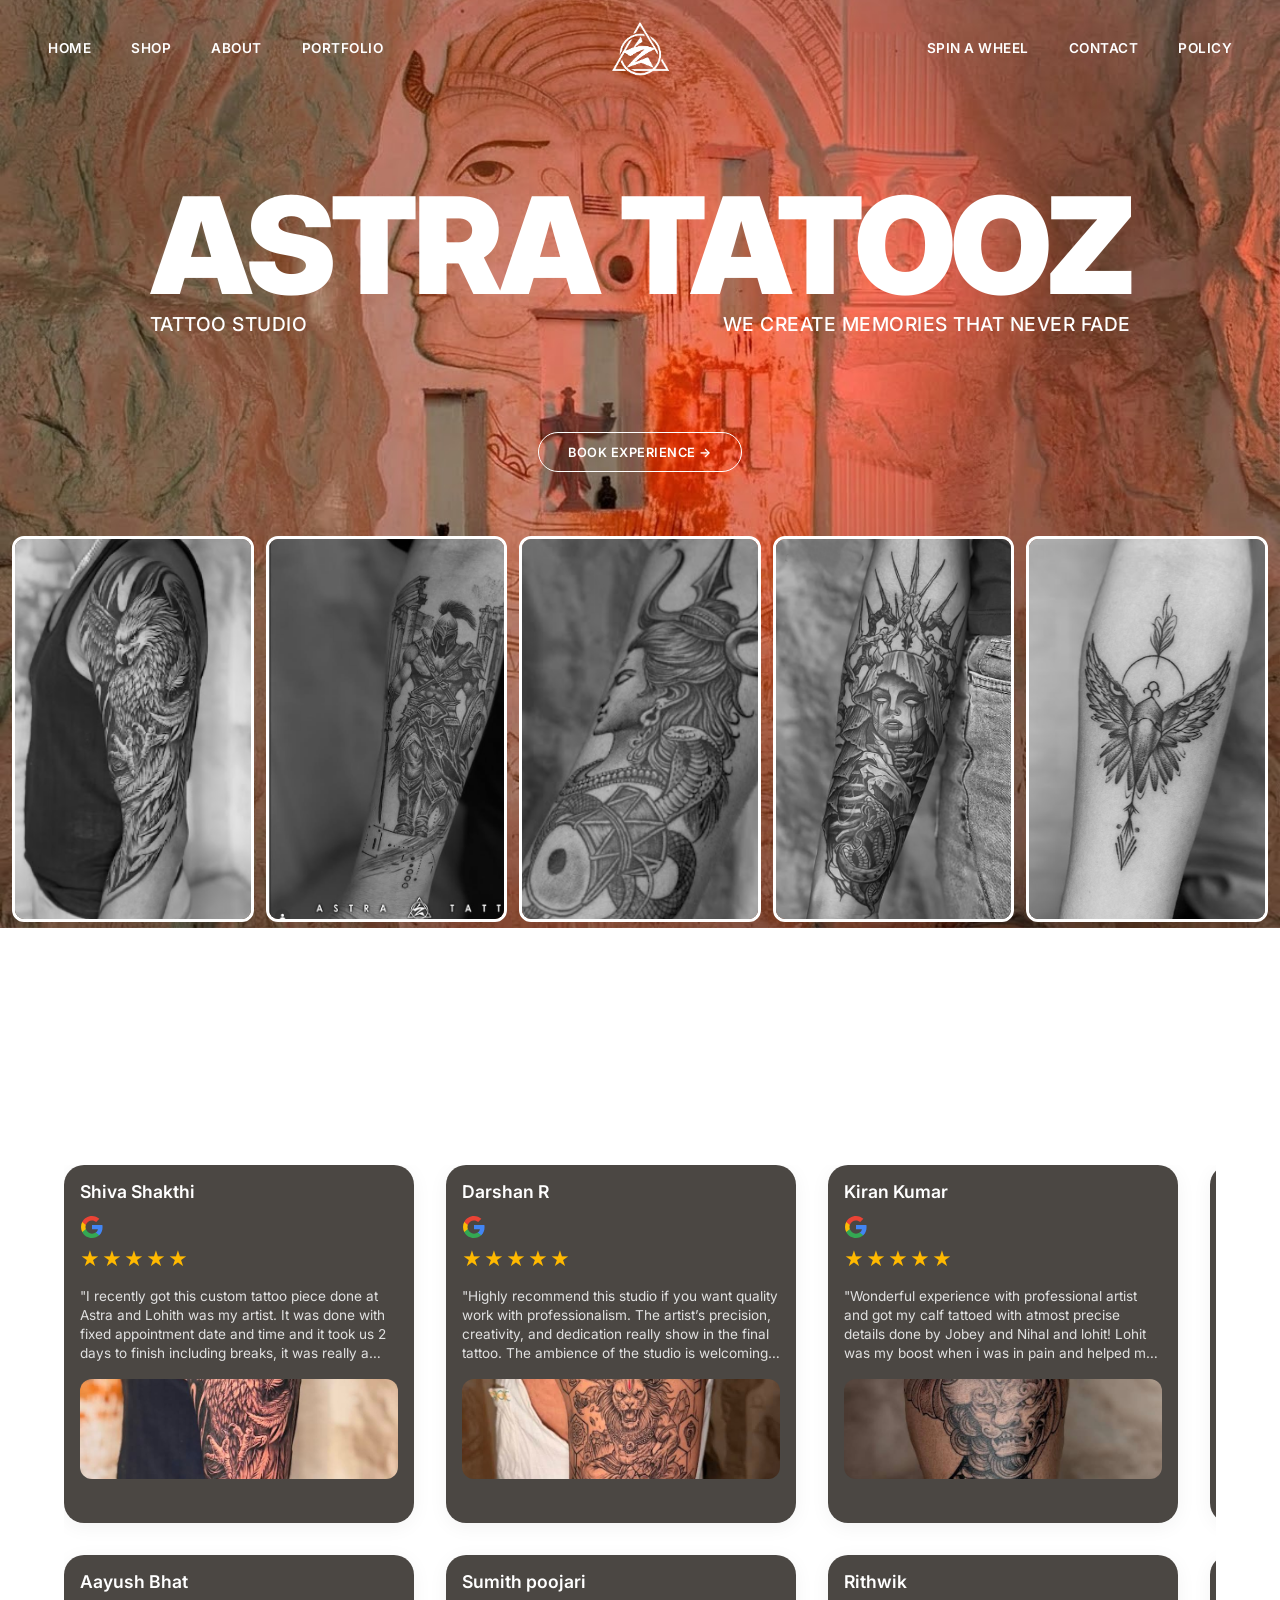
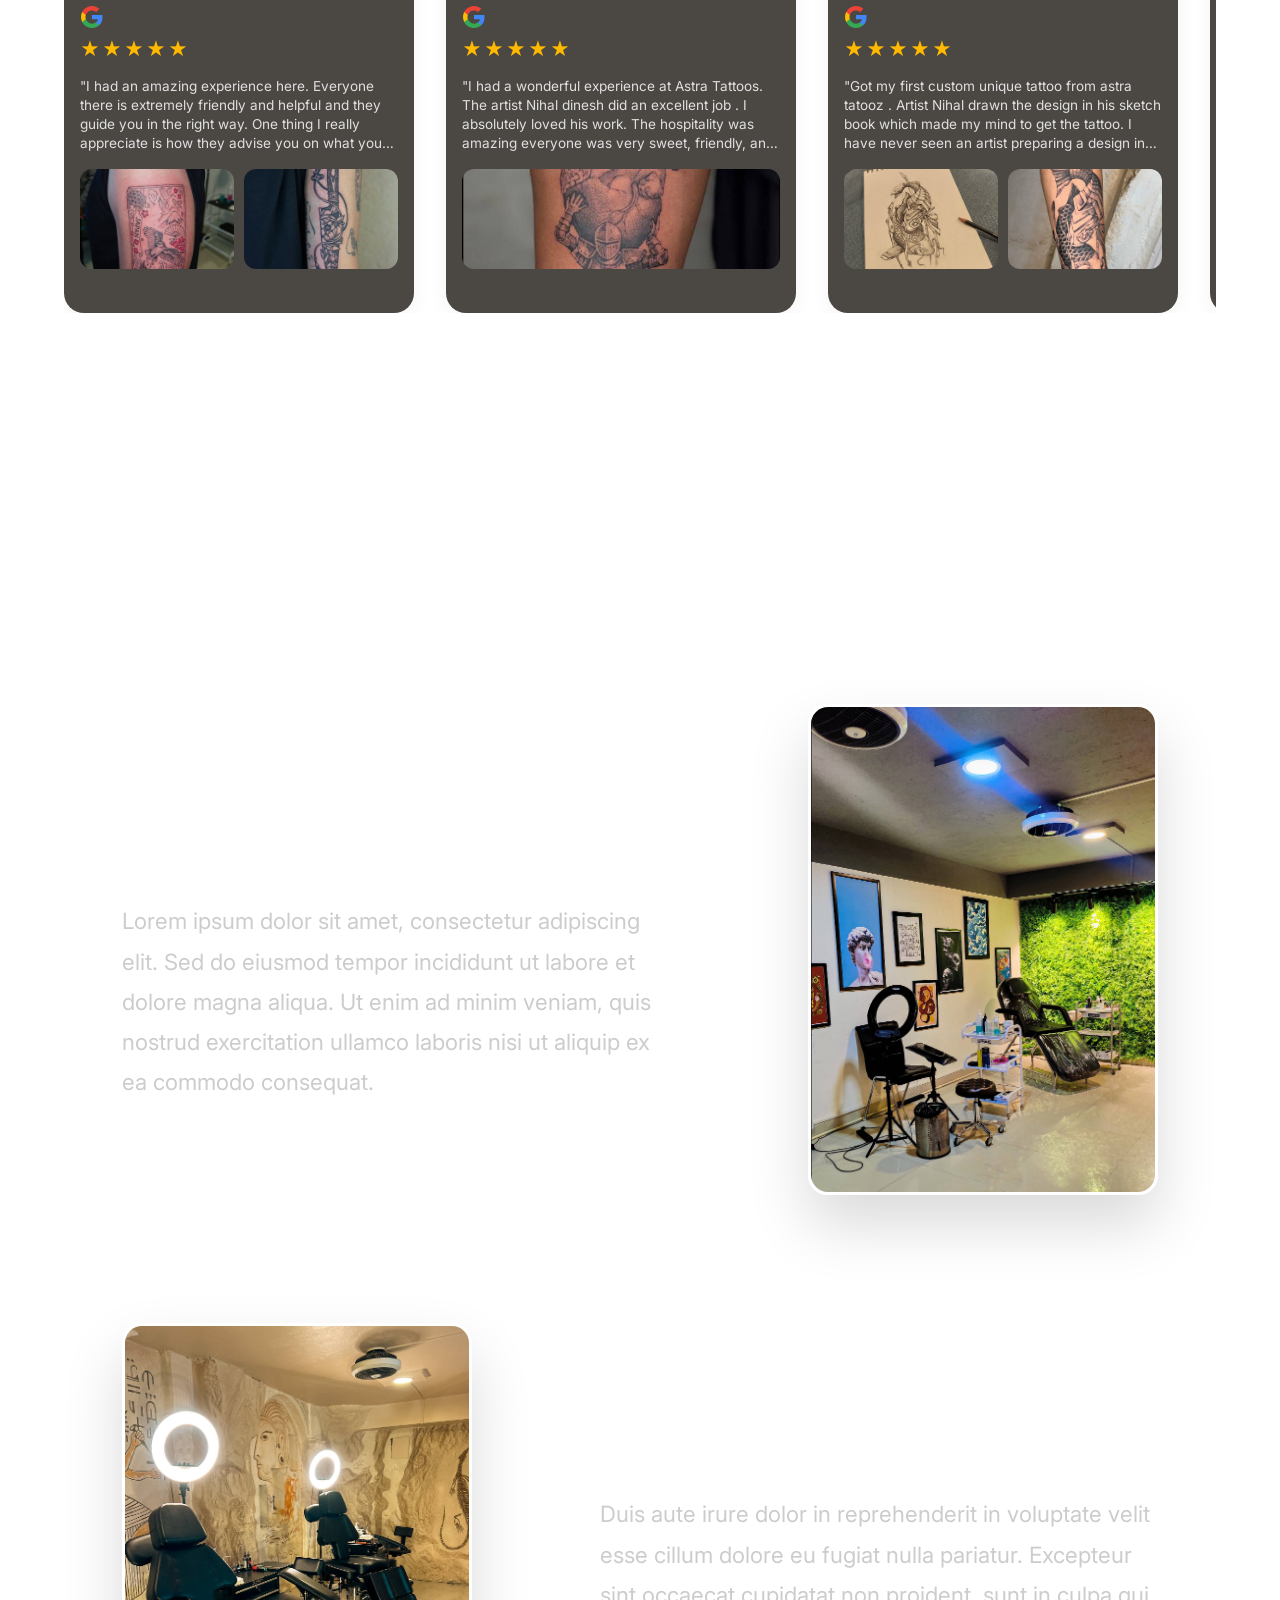
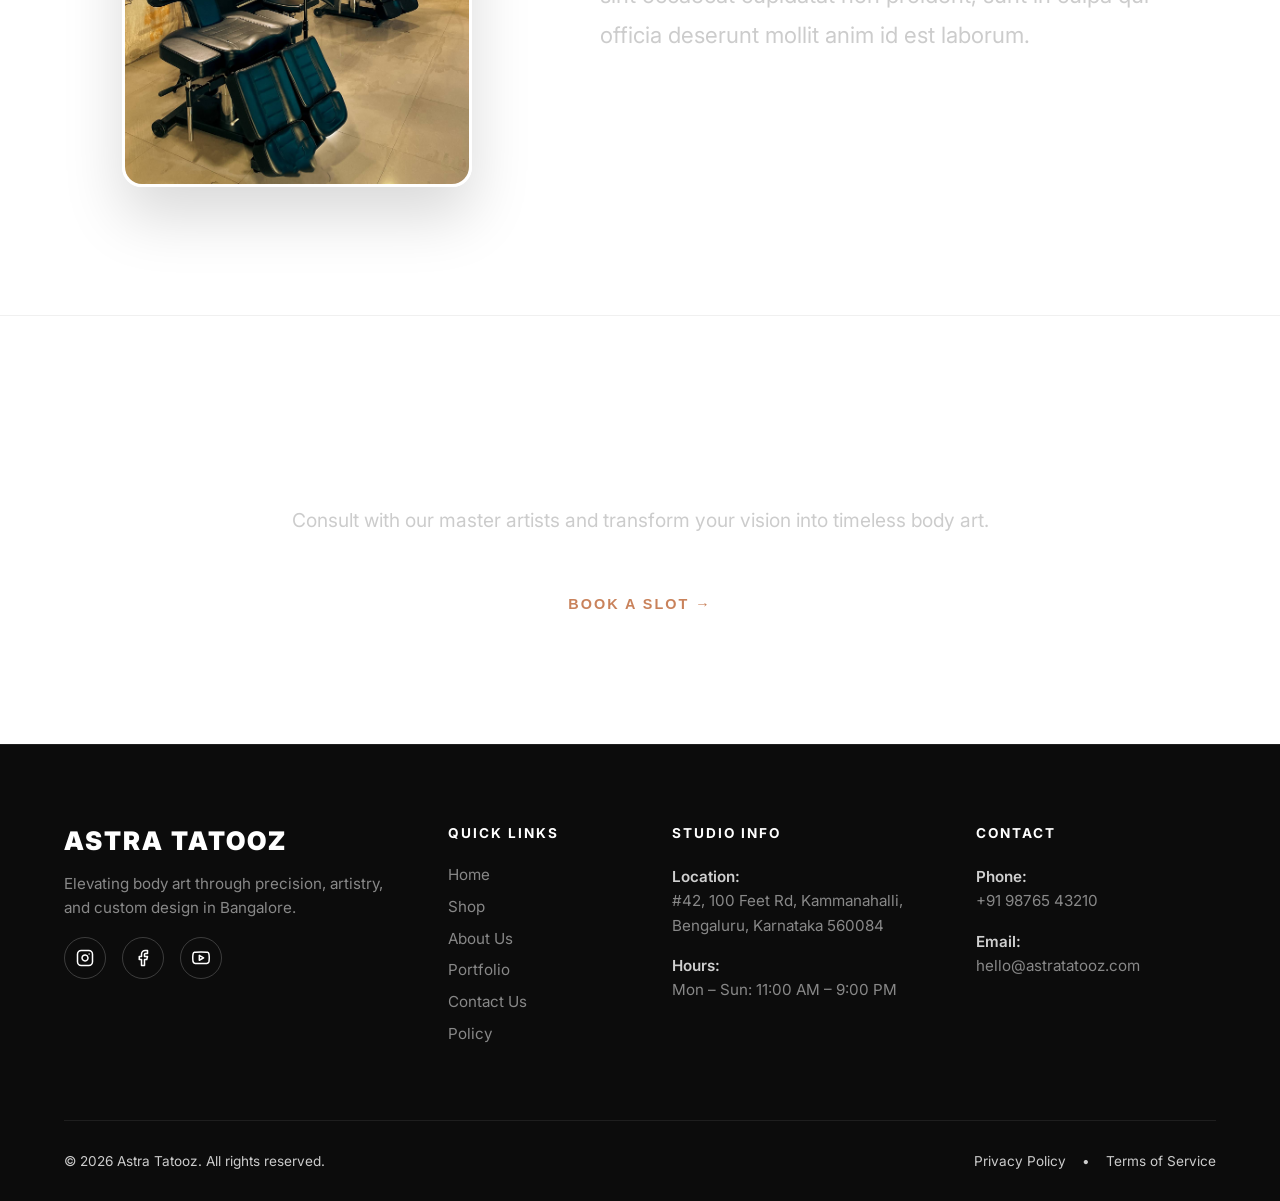
<file: index.html>
<!DOCTYPE html>
<html lang="en">
<head>
    <meta charset="UTF-8">
    <meta name="viewport" content="width=device-width, initial-scale=1.0">
    <title>Astra Tatooz - Tattoo Studio</title>
    <!-- Fonts -->
    <link rel="preconnect" href="https://fonts.googleapis.com">
    <link rel="preconnect" href="https://fonts.gstatic.com" crossorigin>
    <link href="https://fonts.googleapis.com/css2?family=Inter:wght@400;500;600;900&family=Great+Vibes&display=swap" rel="stylesheet">
    <link rel="stylesheet" href="style.css?v=3">
</head>
<body>
    
    <!-- SVG Shatter Mask Definition -->
    <svg width="0" height="0" style="position:absolute; width:0; height:0;">
        <defs>
            <clipPath id="shatter-mask" clipPathUnits="objectBoundingBox">
                <circle cx="0.2" cy="0.3" r="0" class="blob" style="transition-delay: 0s" />
                <circle cx="0.8" cy="0.2" r="0" class="blob" style="transition-delay: 0.1s" />
                <circle cx="0.5" cy="0.8" r="0" class="blob" style="transition-delay: 0.2s" />
                <circle cx="0.3" cy="0.6" r="0" class="blob" style="transition-delay: 0.05s" />
                <circle cx="0.7" cy="0.6" r="0" class="blob" style="transition-delay: 0.15s" />
                <circle cx="0.5" cy="0.5" r="0" class="blob" style="transition-delay: 0.25s" />
            </clipPath>
        </defs>
    </svg>

    <!-- Top Navigation -->
    <nav class="top-nav">
        <div class="nav-left">
            <a href="index.html">HOME</a>
            <a href="shop.html">SHOP</a>
            <a href="index.html#about">ABOUT</a>
            <a href="portfolio.html">PORTFOLIO</a>
        </div>
        
        <div class="nav-center">
            <a href="index.html" class="logo">
                <img src="assets/logo_black.png" alt="Astra Tatooz Logo" class="nav-logo-img">
            </a>
        </div>
        
        <div class="menu-toggle">&#9776;</div>
        <div class="nav-right">
            <a href="spin.html">SPIN A WHEEL</a>            <a href="contact.html">CONTACT</a>
            <a href="policy.html">POLICY</a>
        </div>
    </nav>

    <!-- Hero Section -->
    <header class="hero-section">
        <div class="title-wrapper">
            <h1 class="huge-title">ASTRA TATOOZ</h1>
            <div class="hero-subtitles">
                <p class="subtitle-left">TATTOO STUDIO</p>
                <p class="subtitle-right">WE CREATE MEMORIES THAT NEVER FADE</p>
            </div>
        </div>
    </header>

    <!-- Call to Action -->
    <div class="cta-container">
        <a href="#" class="btn-outline" id="bookBtn">BOOK EXPERIENCE &rarr;</a>
    </div>

    <!-- Gallery Grid -->
    <div class="gallery-wrapper">
    <section class="gallery-grid">
        <div class="grid-item">
            <img src="assets/colored4.png" alt="Tattoo" class="hover-color-img" />
        </div>
        <div class="grid-item">
            <img src="assets/colored5.png" alt="Tattoo" class="hover-color-img" />
        </div>
        <div class="grid-item">
            <img src="assets/colored2.png" alt="Tattoo" class="hover-color-img" />
        </div>
        <div class="grid-item">
            <img src="assets/colored3.png" alt="Tattoo" class="hover-color-img" />
        </div>
        <div class="grid-item">
            <img src="assets/colored1.png" alt="Tattoo" class="hover-color-img" />
        </div>
        <div class="grid-item mobile-clone">
            <img src="assets/colored4.png" alt="Tattoo" class="hover-color-img" />
        </div>
        <div class="grid-item mobile-clone">
            <img src="assets/colored5.png" alt="Tattoo" class="hover-color-img" />
        </div>
        <div class="grid-item mobile-clone">
            <img src="assets/colored2.png" alt="Tattoo" class="hover-color-img" />
        </div>
        <div class="grid-item mobile-clone">
            <img src="assets/colored3.png" alt="Tattoo" class="hover-color-img" />
        </div>
        <div class="grid-item mobile-clone">
            <img src="assets/colored1.png" alt="Tattoo" class="hover-color-img" />
        </div>
    </section>
    </div>

    <!-- Testimonials Section -->
    <section class="testimonials-section">
        <div class="testi-header">
            <div style="display: flex; align-items: center; gap: 1.5rem; flex-wrap: wrap;">
                <h2 class="testi-title" style="margin-bottom: 0;">What our clients say</h2>
                <a href="https://maps.app.goo.gl/e1iSMsgkid4FcKLi8?g_st=ic" target="_blank" class="btn-outline">Read all &rarr;</a>
            </div>
        </div>

        <div class="marquee-container">
            <div class="marquee-track track-top">
                <!-- REVIEW 1 -->
                <div class="review-card">
                    <p class="review-author">Shiva Shakthi</p>
                    <div class="review-header">
                        <span class="stars">★★★★★</span>
                        <svg width="24" height="24" viewBox="0 0 24 24"><path fill="#4285F4" d="M22.56 12.25c0-.78-.07-1.53-.2-2.25H12v4.26h5.92c-.26 1.37-1.04 2.53-2.21 3.31v2.77h3.57c2.08-1.92 3.28-4.74 3.28-8.09z"/><path fill="#34A853" d="M12 23c2.97 0 5.46-.98 7.28-2.66l-3.57-2.77c-.98.66-2.23 1.06-3.71 1.06-2.86 0-5.29-1.93-6.16-4.53H2.18v2.84C3.99 20.53 7.7 23 12 23z"/><path fill="#FBBC05" d="M5.84 14.09c-.22-.66-.35-1.36-.35-2.09s.13-1.43.35-2.09V7.07H2.18C1.43 8.55 1 10.22 1 12s.43 3.45 1.18 4.93l2.85-2.22.81-.62z"/><path fill="#EA4335" d="M12 5.38c1.62 0 3.06.56 4.21 1.64l3.15-3.15C17.45 2.09 14.97 1 12 1 7.7 1 3.99 3.47 2.18 7.07l3.66 2.84c.87-2.6 3.3-4.53 6.16-4.53z"/></svg>
                    </div>
                    <p class="review-text">"I recently got this custom tattoo piece done at Astra and Lohith was my artist. It was done with fixed appointment date and time and it took us 2 days to finish including breaks, it was really a smooth and hygienic experience. The music studio and people all friendly and anybody can definitely close to get your tattoos from here at this tattoo studio in Kammanahalli. ☺️"</p>
                    <div class="review-images">
                        <img src="assets/review1.jpeg" alt="Tattoo Review">
                    </div>
                    </div>
                <!-- REVIEW 2 -->
                <div class="review-card">
                    <p class="review-author">Darshan R</p>
                    <div class="review-header">
                        <span class="stars">★★★★★</span>
                        <svg width="24" height="24" viewBox="0 0 24 24"><path fill="#4285F4" d="M22.56 12.25c0-.78-.07-1.53-.2-2.25H12v4.26h5.92c-.26 1.37-1.04 2.53-2.21 3.31v2.77h3.57c2.08-1.92 3.28-4.74 3.28-8.09z"/><path fill="#34A853" d="M12 23c2.97 0 5.46-.98 7.28-2.66l-3.57-2.77c-.98.66-2.23 1.06-3.71 1.06-2.86 0-5.29-1.93-6.16-4.53H2.18v2.84C3.99 20.53 7.7 23 12 23z"/><path fill="#FBBC05" d="M5.84 14.09c-.22-.66-.35-1.36-.35-2.09s.13-1.43.35-2.09V7.07H2.18C1.43 8.55 1 10.22 1 12s.43 3.45 1.18 4.93l2.85-2.22.81-.62z"/><path fill="#EA4335" d="M12 5.38c1.62 0 3.06.56 4.21 1.64l3.15-3.15C17.45 2.09 14.97 1 12 1 7.7 1 3.99 3.47 2.18 7.07l3.66 2.84c.87-2.6 3.3-4.53 6.16-4.53z"/></svg>
                    </div>
                    <p class="review-text">"Highly recommend this studio if you want quality work with professionalism. The artist’s precision, creativity, and dedication really show in the final tattoo. The ambience of the studio is welcoming and relaxing, and hygiene was maintained at a very high standard. I appreciated the genuine care and attention given throughout the session. They never rushed the process and made sure I was comfortable the whole time. Great pricing for such premium work."</p>
                    <div class="review-images">
                        <img src="assets/review2.jpeg" alt="Tattoo Review">
                    </div>
                    </div>
                <!-- REVIEW 3 -->
                <div class="review-card">
                    <p class="review-author">Kiran Kumar</p>
                    <div class="review-header">
                        <span class="stars">★★★★★</span>
                        <svg width="24" height="24" viewBox="0 0 24 24"><path fill="#4285F4" d="M22.56 12.25c0-.78-.07-1.53-.2-2.25H12v4.26h5.92c-.26 1.37-1.04 2.53-2.21 3.31v2.77h3.57c2.08-1.92 3.28-4.74 3.28-8.09z"/><path fill="#34A853" d="M12 23c2.97 0 5.46-.98 7.28-2.66l-3.57-2.77c-.98.66-2.23 1.06-3.71 1.06-2.86 0-5.29-1.93-6.16-4.53H2.18v2.84C3.99 20.53 7.7 23 12 23z"/><path fill="#FBBC05" d="M5.84 14.09c-.22-.66-.35-1.36-.35-2.09s.13-1.43.35-2.09V7.07H2.18C1.43 8.55 1 10.22 1 12s.43 3.45 1.18 4.93l2.85-2.22.81-.62z"/><path fill="#EA4335" d="M12 5.38c1.62 0 3.06.56 4.21 1.64l3.15-3.15C17.45 2.09 14.97 1 12 1 7.7 1 3.99 3.47 2.18 7.07l3.66 2.84c.87-2.6 3.3-4.53 6.16-4.53z"/></svg>
                    </div>
                    <p class="review-text">"Wonderful experience with professional artist and got my calf tattoed with atmost precise details done by Jobey and Nihal and lohit! Lohit was my boost when i was in pain and helped me. Thanks team astra.. Recommend this place for everyone who is looking to get inked.."</p>
                    <div class="review-images">
                        <img src="assets/review3.jpeg" alt="Tattoo Review">
                    </div>
                    </div>
                <!-- REVIEW 4 -->
                <div class="review-card">
                    <p class="review-author">Aayush Bhat</p>
                    <div class="review-header">
                        <span class="stars">★★★★★</span>
                        <svg width="24" height="24" viewBox="0 0 24 24"><path fill="#4285F4" d="M22.56 12.25c0-.78-.07-1.53-.2-2.25H12v4.26h5.92c-.26 1.37-1.04 2.53-2.21 3.31v2.77h3.57c2.08-1.92 3.28-4.74 3.28-8.09z"/><path fill="#34A853" d="M12 23c2.97 0 5.46-.98 7.28-2.66l-3.57-2.77c-.98.66-2.23 1.06-3.71 1.06-2.86 0-5.29-1.93-6.16-4.53H2.18v2.84C3.99 20.53 7.7 23 12 23z"/><path fill="#FBBC05" d="M5.84 14.09c-.22-.66-.35-1.36-.35-2.09s.13-1.43.35-2.09V7.07H2.18C1.43 8.55 1 10.22 1 12s.43 3.45 1.18 4.93l2.85-2.22.81-.62z"/><path fill="#EA4335" d="M12 5.38c1.62 0 3.06.56 4.21 1.64l3.15-3.15C17.45 2.09 14.97 1 12 1 7.7 1 3.99 3.47 2.18 7.07l3.66 2.84c.87-2.6 3.3-4.53 6.16-4.53z"/></svg>
                    </div>
                    <p class="review-text">"I had an amazing experience here. Everyone there is extremely friendly and helpful and they guide you in the right way. One thing I really appreciate is how they advise you on what your tattoo will look like in the future once it’s healed. I’ve had majority of my tattoos done by Adam and the artistry is insane. I’ve also got my recent piece done by Nihaal who was so helpful and did an incredible job on my tattoo. The detail is off the charts"</p>
                    <div class="review-images multiple">
                        <img src="assets/review4_1.jpeg" alt="Tattoo Review">
                        <img src="assets/review4_2.jpeg" alt="Tattoo Review">
                    </div>
                    </div>
                <!-- REVIEW 5 -->
                <div class="review-card">
                    <p class="review-author">Sumith poojari</p>
                    <div class="review-header">
                        <span class="stars">★★★★★</span>
                        <svg width="24" height="24" viewBox="0 0 24 24"><path fill="#4285F4" d="M22.56 12.25c0-.78-.07-1.53-.2-2.25H12v4.26h5.92c-.26 1.37-1.04 2.53-2.21 3.31v2.77h3.57c2.08-1.92 3.28-4.74 3.28-8.09z"/><path fill="#34A853" d="M12 23c2.97 0 5.46-.98 7.28-2.66l-3.57-2.77c-.98.66-2.23 1.06-3.71 1.06-2.86 0-5.29-1.93-6.16-4.53H2.18v2.84C3.99 20.53 7.7 23 12 23z"/><path fill="#FBBC05" d="M5.84 14.09c-.22-.66-.35-1.36-.35-2.09s.13-1.43.35-2.09V7.07H2.18C1.43 8.55 1 10.22 1 12s.43 3.45 1.18 4.93l2.85-2.22.81-.62z"/><path fill="#EA4335" d="M12 5.38c1.62 0 3.06.56 4.21 1.64l3.15-3.15C17.45 2.09 14.97 1 12 1 7.7 1 3.99 3.47 2.18 7.07l3.66 2.84c.87-2.6 3.3-4.53 6.16-4.53z"/></svg>
                    </div>
                    <p class="review-text">"I had a wonderful experience at Astra Tattoos. The artist Nihal dinesh did an excellent job . I absolutely loved his work. The hospitality was amazing everyone was very sweet, friendly, and made me feel comfortable throughout the process. Nihal patiently explained everything, including the complete aftercare, which really helped and gave me confidence. The studio was clean and professional, and the overall vibe was very positive. Highly recommended if you’re looking for quality work and great service in Bangalore!"</p>
                    <div class="review-images">
                        <img src="assets/review5.png" alt="Tattoo Review">
                    </div>
                    </div>
                <!-- REVIEW 6 -->
                <div class="review-card">
                    <p class="review-author">Rithwik</p>
                    <div class="review-header">
                        <span class="stars">★★★★★</span>
                        <svg width="24" height="24" viewBox="0 0 24 24"><path fill="#4285F4" d="M22.56 12.25c0-.78-.07-1.53-.2-2.25H12v4.26h5.92c-.26 1.37-1.04 2.53-2.21 3.31v2.77h3.57c2.08-1.92 3.28-4.74 3.28-8.09z"/><path fill="#34A853" d="M12 23c2.97 0 5.46-.98 7.28-2.66l-3.57-2.77c-.98.66-2.23 1.06-3.71 1.06-2.86 0-5.29-1.93-6.16-4.53H2.18v2.84C3.99 20.53 7.7 23 12 23z"/><path fill="#FBBC05" d="M5.84 14.09c-.22-.66-.35-1.36-.35-2.09s.13-1.43.35-2.09V7.07H2.18C1.43 8.55 1 10.22 1 12s.43 3.45 1.18 4.93l2.85-2.22.81-.62z"/><path fill="#EA4335" d="M12 5.38c1.62 0 3.06.56 4.21 1.64l3.15-3.15C17.45 2.09 14.97 1 12 1 7.7 1 3.99 3.47 2.18 7.07l3.66 2.84c.87-2.6 3.3-4.53 6.16-4.53z"/></svg>
                    </div>
                    <p class="review-text">"Got my first custom unique tattoo from astra tatooz . Artist Nihal drawn the design in his sketch book which made my mind to get the tattoo. I have never seen an artist preparing a design in sketchbook. And the tattoo came-out really well. Big thanks to team Astra for the tattoo and providing me the best experience in a tattoo studio."</p>
                    <div class="review-images multiple">
                        <img src="assets/review6_1.jpeg" alt="Tattoo Review">
                        <img src="assets/review6_2.jpeg" alt="Tattoo Review">
                    </div>
                    </div>
                
                <!-- DUPLICATE SET 1-6 FOR SEAMLESS LOOP -->
                <div class="review-card">
                    <p class="review-author">Shiva Shakthi</p><div class="review-header"><span class="stars">★★★★★</span><svg width="24" height="24" viewBox="0 0 24 24"><path fill="#4285F4" d="M22.56 12.25c0-.78-.07-1.53-.2-2.25H12v4.26h5.92c-.26 1.37-1.04 2.53-2.21 3.31v2.77h3.57c2.08-1.92 3.28-4.74 3.28-8.09z"/><path fill="#34A853" d="M12 23c2.97 0 5.46-.98 7.28-2.66l-3.57-2.77c-.98.66-2.23 1.06-3.71 1.06-2.86 0-5.29-1.93-6.16-4.53H2.18v2.84C3.99 20.53 7.7 23 12 23z"/><path fill="#FBBC05" d="M5.84 14.09c-.22-.66-.35-1.36-.35-2.09s.13-1.43.35-2.09V7.07H2.18C1.43 8.55 1 10.22 1 12s.43 3.45 1.18 4.93l2.85-2.22.81-.62z"/><path fill="#EA4335" d="M12 5.38c1.62 0 3.06.56 4.21 1.64l3.15-3.15C17.45 2.09 14.97 1 12 1 7.7 1 3.99 3.47 2.18 7.07l3.66 2.84c.87-2.6 3.3-4.53 6.16-4.53z"/></svg></div><p class="review-text">"I recently got this custom tattoo piece done at Astra and Lohith was my artist. It was done with fixed appointment date and time and it took us 2 days to finish including breaks, it was really a smooth and hygienic experience. The music studio and people all friendly and anybody can definitely close to get your tattoos from here at this tattoo studio in Kammanahalli. ☺️"</p><div class="review-images"><img src="assets/review1.jpeg" alt="Tattoo Review"></div></div>
                <div class="review-card">
                    <p class="review-author">Darshan R</p><div class="review-header"><span class="stars">★★★★★</span><svg width="24" height="24" viewBox="0 0 24 24"><path fill="#4285F4" d="M22.56 12.25c0-.78-.07-1.53-.2-2.25H12v4.26h5.92c-.26 1.37-1.04 2.53-2.21 3.31v2.77h3.57c2.08-1.92 3.28-4.74 3.28-8.09z"/><path fill="#34A853" d="M12 23c2.97 0 5.46-.98 7.28-2.66l-3.57-2.77c-.98.66-2.23 1.06-3.71 1.06-2.86 0-5.29-1.93-6.16-4.53H2.18v2.84C3.99 20.53 7.7 23 12 23z"/><path fill="#FBBC05" d="M5.84 14.09c-.22-.66-.35-1.36-.35-2.09s.13-1.43.35-2.09V7.07H2.18C1.43 8.55 1 10.22 1 12s.43 3.45 1.18 4.93l2.85-2.22.81-.62z"/><path fill="#EA4335" d="M12 5.38c1.62 0 3.06.56 4.21 1.64l3.15-3.15C17.45 2.09 14.97 1 12 1 7.7 1 3.99 3.47 2.18 7.07l3.66 2.84c.87-2.6 3.3-4.53 6.16-4.53z"/></svg></div><p class="review-text">"Highly recommend this studio if you want quality work with professionalism. The artist’s precision, creativity, and dedication really show in the final tattoo. The ambience of the studio is welcoming and relaxing, and hygiene was maintained at a very high standard. I appreciated the genuine care and attention given throughout the session. They never rushed the process and made sure I was comfortable the whole time. Great pricing for such premium work."</p><div class="review-images"><img src="assets/review2.jpeg" alt="Tattoo Review"></div></div>
                <div class="review-card">
                    <p class="review-author">Kiran Kumar</p><div class="review-header"><span class="stars">★★★★★</span><svg width="24" height="24" viewBox="0 0 24 24"><path fill="#4285F4" d="M22.56 12.25c0-.78-.07-1.53-.2-2.25H12v4.26h5.92c-.26 1.37-1.04 2.53-2.21 3.31v2.77h3.57c2.08-1.92 3.28-4.74 3.28-8.09z"/><path fill="#34A853" d="M12 23c2.97 0 5.46-.98 7.28-2.66l-3.57-2.77c-.98.66-2.23 1.06-3.71 1.06-2.86 0-5.29-1.93-6.16-4.53H2.18v2.84C3.99 20.53 7.7 23 12 23z"/><path fill="#FBBC05" d="M5.84 14.09c-.22-.66-.35-1.36-.35-2.09s.13-1.43.35-2.09V7.07H2.18C1.43 8.55 1 10.22 1 12s.43 3.45 1.18 4.93l2.85-2.22.81-.62z"/><path fill="#EA4335" d="M12 5.38c1.62 0 3.06.56 4.21 1.64l3.15-3.15C17.45 2.09 14.97 1 12 1 7.7 1 3.99 3.47 2.18 7.07l3.66 2.84c.87-2.6 3.3-4.53 6.16-4.53z"/></svg></div><p class="review-text">"Wonderful experience with professional artist and got my calf tattoed with atmost precise details done by Jobey and Nihal and lohit! Lohit was my boost when i was in pain and helped me. Thanks team astra.. Recommend this place for everyone who is looking to get inked.."</p><div class="review-images"><img src="assets/review3.jpeg" alt="Tattoo Review"></div></div>
                <div class="review-card">
                    <p class="review-author">Aayush Bhat</p><div class="review-header"><span class="stars">★★★★★</span><svg width="24" height="24" viewBox="0 0 24 24"><path fill="#4285F4" d="M22.56 12.25c0-.78-.07-1.53-.2-2.25H12v4.26h5.92c-.26 1.37-1.04 2.53-2.21 3.31v2.77h3.57c2.08-1.92 3.28-4.74 3.28-8.09z"/><path fill="#34A853" d="M12 23c2.97 0 5.46-.98 7.28-2.66l-3.57-2.77c-.98.66-2.23 1.06-3.71 1.06-2.86 0-5.29-1.93-6.16-4.53H2.18v2.84C3.99 20.53 7.7 23 12 23z"/><path fill="#FBBC05" d="M5.84 14.09c-.22-.66-.35-1.36-.35-2.09s.13-1.43.35-2.09V7.07H2.18C1.43 8.55 1 10.22 1 12s.43 3.45 1.18 4.93l2.85-2.22.81-.62z"/><path fill="#EA4335" d="M12 5.38c1.62 0 3.06.56 4.21 1.64l3.15-3.15C17.45 2.09 14.97 1 12 1 7.7 1 3.99 3.47 2.18 7.07l3.66 2.84c.87-2.6 3.3-4.53 6.16-4.53z"/></svg></div><p class="review-text">"I had an amazing experience here. Everyone there is extremely friendly and helpful and they guide you in the right way. One thing I really appreciate is how they advise you on what your tattoo will look like in the future once it’s healed. I’ve had majority of my tattoos done by Adam and the artistry is insane. I’ve also got my recent piece done by Nihaal who was so helpful and did an incredible job on my tattoo. The detail is off the charts"</p><div class="review-images multiple"><img src="assets/review4_1.jpeg" alt="Tattoo Review"><img src="assets/review4_2.jpeg" alt="Tattoo Review"></div></div>
                <div class="review-card">
                    <p class="review-author">Sumith poojari</p><div class="review-header"><span class="stars">★★★★★</span><svg width="24" height="24" viewBox="0 0 24 24"><path fill="#4285F4" d="M22.56 12.25c0-.78-.07-1.53-.2-2.25H12v4.26h5.92c-.26 1.37-1.04 2.53-2.21 3.31v2.77h3.57c2.08-1.92 3.28-4.74 3.28-8.09z"/><path fill="#34A853" d="M12 23c2.97 0 5.46-.98 7.28-2.66l-3.57-2.77c-.98.66-2.23 1.06-3.71 1.06-2.86 0-5.29-1.93-6.16-4.53H2.18v2.84C3.99 20.53 7.7 23 12 23z"/><path fill="#FBBC05" d="M5.84 14.09c-.22-.66-.35-1.36-.35-2.09s.13-1.43.35-2.09V7.07H2.18C1.43 8.55 1 10.22 1 12s.43 3.45 1.18 4.93l2.85-2.22.81-.62z"/><path fill="#EA4335" d="M12 5.38c1.62 0 3.06.56 4.21 1.64l3.15-3.15C17.45 2.09 14.97 1 12 1 7.7 1 3.99 3.47 2.18 7.07l3.66 2.84c.87-2.6 3.3-4.53 6.16-4.53z"/></svg></div><p class="review-text">"I had a wonderful experience at Astra Tattoos. The artist Nihal dinesh did an excellent job . I absolutely loved his work. The hospitality was amazing everyone was very sweet, friendly, and made me feel comfortable throughout the process. Nihal patiently explained everything, including the complete aftercare, which really helped and gave me confidence. The studio was clean and professional, and the overall vibe was very positive. Highly recommended if you’re looking for quality work and great service in Bangalore!"</p><div class="review-images"><img src="assets/review5.png" alt="Tattoo Review"></div></div>
                <div class="review-card">
                    <p class="review-author">Rithwik</p><div class="review-header"><span class="stars">★★★★★</span><svg width="24" height="24" viewBox="0 0 24 24"><path fill="#4285F4" d="M22.56 12.25c0-.78-.07-1.53-.2-2.25H12v4.26h5.92c-.26 1.37-1.04 2.53-2.21 3.31v2.77h3.57c2.08-1.92 3.28-4.74 3.28-8.09z"/><path fill="#34A853" d="M12 23c2.97 0 5.46-.98 7.28-2.66l-3.57-2.77c-.98.66-2.23 1.06-3.71 1.06-2.86 0-5.29-1.93-6.16-4.53H2.18v2.84C3.99 20.53 7.7 23 12 23z"/><path fill="#FBBC05" d="M5.84 14.09c-.22-.66-.35-1.36-.35-2.09s.13-1.43.35-2.09V7.07H2.18C1.43 8.55 1 10.22 1 12s.43 3.45 1.18 4.93l2.85-2.22.81-.62z"/><path fill="#EA4335" d="M12 5.38c1.62 0 3.06.56 4.21 1.64l3.15-3.15C17.45 2.09 14.97 1 12 1 7.7 1 3.99 3.47 2.18 7.07l3.66 2.84c.87-2.6 3.3-4.53 6.16-4.53z"/></svg></div><p class="review-text">"Got my first custom unique tattoo from astra tatooz . Artist Nihal drawn the design in his sketch book which made my mind to get the tattoo. I have never seen an artist preparing a design in sketchbook. And the tattoo came-out really well. Big thanks to team Astra for the tattoo and providing me the best experience in a tattoo studio."</p><div class="review-images multiple"><img src="assets/review6_1.jpeg" alt="Tattoo Review"><img src="assets/review6_2.jpeg" alt="Tattoo Review"></div></div>
            </div>

            <!-- BOTTOM TRACK: Starts with 4,5,6, then 1,2,3... duplicated -->
            <div class="marquee-track track-bottom">
                <div class="review-card">
                    <p class="review-author">Aayush Bhat</p><div class="review-header"><span class="stars">★★★★★</span><svg width="24" height="24" viewBox="0 0 24 24"><path fill="#4285F4" d="M22.56 12.25c0-.78-.07-1.53-.2-2.25H12v4.26h5.92c-.26 1.37-1.04 2.53-2.21 3.31v2.77h3.57c2.08-1.92 3.28-4.74 3.28-8.09z"/><path fill="#34A853" d="M12 23c2.97 0 5.46-.98 7.28-2.66l-3.57-2.77c-.98.66-2.23 1.06-3.71 1.06-2.86 0-5.29-1.93-6.16-4.53H2.18v2.84C3.99 20.53 7.7 23 12 23z"/><path fill="#FBBC05" d="M5.84 14.09c-.22-.66-.35-1.36-.35-2.09s.13-1.43.35-2.09V7.07H2.18C1.43 8.55 1 10.22 1 12s.43 3.45 1.18 4.93l2.85-2.22.81-.62z"/><path fill="#EA4335" d="M12 5.38c1.62 0 3.06.56 4.21 1.64l3.15-3.15C17.45 2.09 14.97 1 12 1 7.7 1 3.99 3.47 2.18 7.07l3.66 2.84c.87-2.6 3.3-4.53 6.16-4.53z"/></svg></div><p class="review-text">"I had an amazing experience here. Everyone there is extremely friendly and helpful and they guide you in the right way. One thing I really appreciate is how they advise you on what your tattoo will look like in the future once it’s healed. I’ve had majority of my tattoos done by Adam and the artistry is insane. I’ve also got my recent piece done by Nihaal who was so helpful and did an incredible job on my tattoo. The detail is off the charts"</p><div class="review-images multiple"><img src="assets/review4_1.jpeg" alt="Tattoo Review"><img src="assets/review4_2.jpeg" alt="Tattoo Review"></div></div>
                <div class="review-card">
                    <p class="review-author">Sumith poojari</p><div class="review-header"><span class="stars">★★★★★</span><svg width="24" height="24" viewBox="0 0 24 24"><path fill="#4285F4" d="M22.56 12.25c0-.78-.07-1.53-.2-2.25H12v4.26h5.92c-.26 1.37-1.04 2.53-2.21 3.31v2.77h3.57c2.08-1.92 3.28-4.74 3.28-8.09z"/><path fill="#34A853" d="M12 23c2.97 0 5.46-.98 7.28-2.66l-3.57-2.77c-.98.66-2.23 1.06-3.71 1.06-2.86 0-5.29-1.93-6.16-4.53H2.18v2.84C3.99 20.53 7.7 23 12 23z"/><path fill="#FBBC05" d="M5.84 14.09c-.22-.66-.35-1.36-.35-2.09s.13-1.43.35-2.09V7.07H2.18C1.43 8.55 1 10.22 1 12s.43 3.45 1.18 4.93l2.85-2.22.81-.62z"/><path fill="#EA4335" d="M12 5.38c1.62 0 3.06.56 4.21 1.64l3.15-3.15C17.45 2.09 14.97 1 12 1 7.7 1 3.99 3.47 2.18 7.07l3.66 2.84c.87-2.6 3.3-4.53 6.16-4.53z"/></svg></div><p class="review-text">"I had a wonderful experience at Astra Tattoos. The artist Nihal dinesh did an excellent job . I absolutely loved his work. The hospitality was amazing everyone was very sweet, friendly, and made me feel comfortable throughout the process. Nihal patiently explained everything, including the complete aftercare, which really helped and gave me confidence. The studio was clean and professional, and the overall vibe was very positive. Highly recommended if you’re looking for quality work and great service in Bangalore!"</p><div class="review-images"><img src="assets/review5.png" alt="Tattoo Review"></div></div>
                <div class="review-card">
                    <p class="review-author">Rithwik</p><div class="review-header"><span class="stars">★★★★★</span><svg width="24" height="24" viewBox="0 0 24 24"><path fill="#4285F4" d="M22.56 12.25c0-.78-.07-1.53-.2-2.25H12v4.26h5.92c-.26 1.37-1.04 2.53-2.21 3.31v2.77h3.57c2.08-1.92 3.28-4.74 3.28-8.09z"/><path fill="#34A853" d="M12 23c2.97 0 5.46-.98 7.28-2.66l-3.57-2.77c-.98.66-2.23 1.06-3.71 1.06-2.86 0-5.29-1.93-6.16-4.53H2.18v2.84C3.99 20.53 7.7 23 12 23z"/><path fill="#FBBC05" d="M5.84 14.09c-.22-.66-.35-1.36-.35-2.09s.13-1.43.35-2.09V7.07H2.18C1.43 8.55 1 10.22 1 12s.43 3.45 1.18 4.93l2.85-2.22.81-.62z"/><path fill="#EA4335" d="M12 5.38c1.62 0 3.06.56 4.21 1.64l3.15-3.15C17.45 2.09 14.97 1 12 1 7.7 1 3.99 3.47 2.18 7.07l3.66 2.84c.87-2.6 3.3-4.53 6.16-4.53z"/></svg></div><p class="review-text">"Got my first custom unique tattoo from astra tatooz . Artist Nihal drawn the design in his sketch book which made my mind to get the tattoo. I have never seen an artist preparing a design in sketchbook. And the tattoo came-out really well. Big thanks to team Astra for the tattoo and providing me the best experience in a tattoo studio."</p><div class="review-images multiple"><img src="assets/review6_1.jpeg" alt="Tattoo Review"><img src="assets/review6_2.jpeg" alt="Tattoo Review"></div></div>
                <div class="review-card">
                    <p class="review-author">Shiva Shakthi</p><div class="review-header"><span class="stars">★★★★★</span><svg width="24" height="24" viewBox="0 0 24 24"><path fill="#4285F4" d="M22.56 12.25c0-.78-.07-1.53-.2-2.25H12v4.26h5.92c-.26 1.37-1.04 2.53-2.21 3.31v2.77h3.57c2.08-1.92 3.28-4.74 3.28-8.09z"/><path fill="#34A853" d="M12 23c2.97 0 5.46-.98 7.28-2.66l-3.57-2.77c-.98.66-2.23 1.06-3.71 1.06-2.86 0-5.29-1.93-6.16-4.53H2.18v2.84C3.99 20.53 7.7 23 12 23z"/><path fill="#FBBC05" d="M5.84 14.09c-.22-.66-.35-1.36-.35-2.09s.13-1.43.35-2.09V7.07H2.18C1.43 8.55 1 10.22 1 12s.43 3.45 1.18 4.93l2.85-2.22.81-.62z"/><path fill="#EA4335" d="M12 5.38c1.62 0 3.06.56 4.21 1.64l3.15-3.15C17.45 2.09 14.97 1 12 1 7.7 1 3.99 3.47 2.18 7.07l3.66 2.84c.87-2.6 3.3-4.53 6.16-4.53z"/></svg></div><p class="review-text">"I recently got this custom tattoo piece done at Astra and Lohith was my artist. It was done with fixed appointment date and time and it took us 2 days to finish including breaks, it was really a smooth and hygienic experience. The music studio and people all friendly and anybody can definitely close to get your tattoos from here at this tattoo studio in Kammanahalli. ☺️"</p><div class="review-images"><img src="assets/review1.jpeg" alt="Tattoo Review"></div></div>
                <div class="review-card">
                    <p class="review-author">Darshan R</p><div class="review-header"><span class="stars">★★★★★</span><svg width="24" height="24" viewBox="0 0 24 24"><path fill="#4285F4" d="M22.56 12.25c0-.78-.07-1.53-.2-2.25H12v4.26h5.92c-.26 1.37-1.04 2.53-2.21 3.31v2.77h3.57c2.08-1.92 3.28-4.74 3.28-8.09z"/><path fill="#34A853" d="M12 23c2.97 0 5.46-.98 7.28-2.66l-3.57-2.77c-.98.66-2.23 1.06-3.71 1.06-2.86 0-5.29-1.93-6.16-4.53H2.18v2.84C3.99 20.53 7.7 23 12 23z"/><path fill="#FBBC05" d="M5.84 14.09c-.22-.66-.35-1.36-.35-2.09s.13-1.43.35-2.09V7.07H2.18C1.43 8.55 1 10.22 1 12s.43 3.45 1.18 4.93l2.85-2.22.81-.62z"/><path fill="#EA4335" d="M12 5.38c1.62 0 3.06.56 4.21 1.64l3.15-3.15C17.45 2.09 14.97 1 12 1 7.7 1 3.99 3.47 2.18 7.07l3.66 2.84c.87-2.6 3.3-4.53 6.16-4.53z"/></svg></div><p class="review-text">"Highly recommend this studio if you want quality work with professionalism. The artist’s precision, creativity, and dedication really show in the final tattoo. The ambience of the studio is welcoming and relaxing, and hygiene was maintained at a very high standard. I appreciated the genuine care and attention given throughout the session. They never rushed the process and made sure I was comfortable the whole time. Great pricing for such premium work."</p><div class="review-images"><img src="assets/review2.jpeg" alt="Tattoo Review"></div></div>
                <div class="review-card">
                    <p class="review-author">Kiran Kumar</p><div class="review-header"><span class="stars">★★★★★</span><svg width="24" height="24" viewBox="0 0 24 24"><path fill="#4285F4" d="M22.56 12.25c0-.78-.07-1.53-.2-2.25H12v4.26h5.92c-.26 1.37-1.04 2.53-2.21 3.31v2.77h3.57c2.08-1.92 3.28-4.74 3.28-8.09z"/><path fill="#34A853" d="M12 23c2.97 0 5.46-.98 7.28-2.66l-3.57-2.77c-.98.66-2.23 1.06-3.71 1.06-2.86 0-5.29-1.93-6.16-4.53H2.18v2.84C3.99 20.53 7.7 23 12 23z"/><path fill="#FBBC05" d="M5.84 14.09c-.22-.66-.35-1.36-.35-2.09s.13-1.43.35-2.09V7.07H2.18C1.43 8.55 1 10.22 1 12s.43 3.45 1.18 4.93l2.85-2.22.81-.62z"/><path fill="#EA4335" d="M12 5.38c1.62 0 3.06.56 4.21 1.64l3.15-3.15C17.45 2.09 14.97 1 12 1 7.7 1 3.99 3.47 2.18 7.07l3.66 2.84c.87-2.6 3.3-4.53 6.16-4.53z"/></svg></div><p class="review-text">"Wonderful experience with professional artist and got my calf tattoed with atmost precise details done by Jobey and Nihal and lohit! Lohit was my boost when i was in pain and helped me. Thanks team astra.. Recommend this place for everyone who is looking to get inked.."</p><div class="review-images"><img src="assets/review3.jpeg" alt="Tattoo Review"></div></div>
                <!-- DUPLICATE 2 for Bottom Track-->
                <div class="review-card">
                    <p class="review-author">Aayush Bhat</p><div class="review-header"><span class="stars">★★★★★</span><svg width="24" height="24" viewBox="0 0 24 24"><path fill="#4285F4" d="M22.56 12.25c0-.78-.07-1.53-.2-2.25H12v4.26h5.92c-.26 1.37-1.04 2.53-2.21 3.31v2.77h3.57c2.08-1.92 3.28-4.74 3.28-8.09z"/><path fill="#34A853" d="M12 23c2.97 0 5.46-.98 7.28-2.66l-3.57-2.77c-.98.66-2.23 1.06-3.71 1.06-2.86 0-5.29-1.93-6.16-4.53H2.18v2.84C3.99 20.53 7.7 23 12 23z"/><path fill="#FBBC05" d="M5.84 14.09c-.22-.66-.35-1.36-.35-2.09s.13-1.43.35-2.09V7.07H2.18C1.43 8.55 1 10.22 1 12s.43 3.45 1.18 4.93l2.85-2.22.81-.62z"/><path fill="#EA4335" d="M12 5.38c1.62 0 3.06.56 4.21 1.64l3.15-3.15C17.45 2.09 14.97 1 12 1 7.7 1 3.99 3.47 2.18 7.07l3.66 2.84c.87-2.6 3.3-4.53 6.16-4.53z"/></svg></div><p class="review-text">"I had an amazing experience here. Everyone there is extremely friendly and helpful and they guide you in the right way. One thing I really appreciate is how they advise you on what your tattoo will look like in the future once it’s healed. I’ve had majority of my tattoos done by Adam and the artistry is insane. I’ve also got my recent piece done by Nihaal who was so helpful and did an incredible job on my tattoo. The detail is off the charts"</p><div class="review-images multiple"><img src="assets/review4_1.jpeg" alt="Tattoo Review"><img src="assets/review4_2.jpeg" alt="Tattoo Review"></div></div>
                <div class="review-card">
                    <p class="review-author">Sumith poojari</p><div class="review-header"><span class="stars">★★★★★</span><svg width="24" height="24" viewBox="0 0 24 24"><path fill="#4285F4" d="M22.56 12.25c0-.78-.07-1.53-.2-2.25H12v4.26h5.92c-.26 1.37-1.04 2.53-2.21 3.31v2.77h3.57c2.08-1.92 3.28-4.74 3.28-8.09z"/><path fill="#34A853" d="M12 23c2.97 0 5.46-.98 7.28-2.66l-3.57-2.77c-.98.66-2.23 1.06-3.71 1.06-2.86 0-5.29-1.93-6.16-4.53H2.18v2.84C3.99 20.53 7.7 23 12 23z"/><path fill="#FBBC05" d="M5.84 14.09c-.22-.66-.35-1.36-.35-2.09s.13-1.43.35-2.09V7.07H2.18C1.43 8.55 1 10.22 1 12s.43 3.45 1.18 4.93l2.85-2.22.81-.62z"/><path fill="#EA4335" d="M12 5.38c1.62 0 3.06.56 4.21 1.64l3.15-3.15C17.45 2.09 14.97 1 12 1 7.7 1 3.99 3.47 2.18 7.07l3.66 2.84c.87-2.6 3.3-4.53 6.16-4.53z"/></svg></div><p class="review-text">"I had a wonderful experience at Astra Tattoos. The artist Nihal dinesh did an excellent job . I absolutely loved his work. The hospitality was amazing everyone was very sweet, friendly, and made me feel comfortable throughout the process. Nihal patiently explained everything, including the complete aftercare, which really helped and gave me confidence. The studio was clean and professional, and the overall vibe was very positive. Highly recommended if you’re looking for quality work and great service in Bangalore!"</p><div class="review-images"><img src="assets/review5.png" alt="Tattoo Review"></div></div>
                <div class="review-card">
                    <p class="review-author">Rithwik</p><div class="review-header"><span class="stars">★★★★★</span><svg width="24" height="24" viewBox="0 0 24 24"><path fill="#4285F4" d="M22.56 12.25c0-.78-.07-1.53-.2-2.25H12v4.26h5.92c-.26 1.37-1.04 2.53-2.21 3.31v2.77h3.57c2.08-1.92 3.28-4.74 3.28-8.09z"/><path fill="#34A853" d="M12 23c2.97 0 5.46-.98 7.28-2.66l-3.57-2.77c-.98.66-2.23 1.06-3.71 1.06-2.86 0-5.29-1.93-6.16-4.53H2.18v2.84C3.99 20.53 7.7 23 12 23z"/><path fill="#FBBC05" d="M5.84 14.09c-.22-.66-.35-1.36-.35-2.09s.13-1.43.35-2.09V7.07H2.18C1.43 8.55 1 10.22 1 12s.43 3.45 1.18 4.93l2.85-2.22.81-.62z"/><path fill="#EA4335" d="M12 5.38c1.62 0 3.06.56 4.21 1.64l3.15-3.15C17.45 2.09 14.97 1 12 1 7.7 1 3.99 3.47 2.18 7.07l3.66 2.84c.87-2.6 3.3-4.53 6.16-4.53z"/></svg></div><p class="review-text">"Got my first custom unique tattoo from astra tatooz . Artist Nihal drawn the design in his sketch book which made my mind to get the tattoo. I have never seen an artist preparing a design in sketchbook. And the tattoo came-out really well. Big thanks to team Astra for the tattoo and providing me the best experience in a tattoo studio."</p><div class="review-images multiple"><img src="assets/review6_1.jpeg" alt="Tattoo Review"><img src="assets/review6_2.jpeg" alt="Tattoo Review"></div></div>
                <div class="review-card">
                    <p class="review-author">Shiva Shakthi</p><div class="review-header"><span class="stars">★★★★★</span><svg width="24" height="24" viewBox="0 0 24 24"><path fill="#4285F4" d="M22.56 12.25c0-.78-.07-1.53-.2-2.25H12v4.26h5.92c-.26 1.37-1.04 2.53-2.21 3.31v2.77h3.57c2.08-1.92 3.28-4.74 3.28-8.09z"/><path fill="#34A853" d="M12 23c2.97 0 5.46-.98 7.28-2.66l-3.57-2.77c-.98.66-2.23 1.06-3.71 1.06-2.86 0-5.29-1.93-6.16-4.53H2.18v2.84C3.99 20.53 7.7 23 12 23z"/><path fill="#FBBC05" d="M5.84 14.09c-.22-.66-.35-1.36-.35-2.09s.13-1.43.35-2.09V7.07H2.18C1.43 8.55 1 10.22 1 12s.43 3.45 1.18 4.93l2.85-2.22.81-.62z"/><path fill="#EA4335" d="M12 5.38c1.62 0 3.06.56 4.21 1.64l3.15-3.15C17.45 2.09 14.97 1 12 1 7.7 1 3.99 3.47 2.18 7.07l3.66 2.84c.87-2.6 3.3-4.53 6.16-4.53z"/></svg></div><p class="review-text">"I recently got this custom tattoo piece done at Astra and Lohith was my artist. It was done with fixed appointment date and time and it took us 2 days to finish including breaks, it was really a smooth and hygienic experience. The music studio and people all friendly and anybody can definitely close to get your tattoos from here at this tattoo studio in Kammanahalli. ☺️"</p><div class="review-images"><img src="assets/review1.jpeg" alt="Tattoo Review"></div></div>
                <div class="review-card">
                    <p class="review-author">Darshan R</p><div class="review-header"><span class="stars">★★★★★</span><svg width="24" height="24" viewBox="0 0 24 24"><path fill="#4285F4" d="M22.56 12.25c0-.78-.07-1.53-.2-2.25H12v4.26h5.92c-.26 1.37-1.04 2.53-2.21 3.31v2.77h3.57c2.08-1.92 3.28-4.74 3.28-8.09z"/><path fill="#34A853" d="M12 23c2.97 0 5.46-.98 7.28-2.66l-3.57-2.77c-.98.66-2.23 1.06-3.71 1.06-2.86 0-5.29-1.93-6.16-4.53H2.18v2.84C3.99 20.53 7.7 23 12 23z"/><path fill="#FBBC05" d="M5.84 14.09c-.22-.66-.35-1.36-.35-2.09s.13-1.43.35-2.09V7.07H2.18C1.43 8.55 1 10.22 1 12s.43 3.45 1.18 4.93l2.85-2.22.81-.62z"/><path fill="#EA4335" d="M12 5.38c1.62 0 3.06.56 4.21 1.64l3.15-3.15C17.45 2.09 14.97 1 12 1 7.7 1 3.99 3.47 2.18 7.07l3.66 2.84c.87-2.6 3.3-4.53 6.16-4.53z"/></svg></div><p class="review-text">"Highly recommend this studio if you want quality work with professionalism. The artist’s precision, creativity, and dedication really show in the final tattoo. The ambience of the studio is welcoming and relaxing, and hygiene was maintained at a very high standard. I appreciated the genuine care and attention given throughout the session. They never rushed the process and made sure I was comfortable the whole time. Great pricing for such premium work."</p><div class="review-images"><img src="assets/review2.jpeg" alt="Tattoo Review"></div></div>
                <div class="review-card">
                    <p class="review-author">Kiran Kumar</p><div class="review-header"><span class="stars">★★★★★</span><svg width="24" height="24" viewBox="0 0 24 24"><path fill="#4285F4" d="M22.56 12.25c0-.78-.07-1.53-.2-2.25H12v4.26h5.92c-.26 1.37-1.04 2.53-2.21 3.31v2.77h3.57c2.08-1.92 3.28-4.74 3.28-8.09z"/><path fill="#34A853" d="M12 23c2.97 0 5.46-.98 7.28-2.66l-3.57-2.77c-.98.66-2.23 1.06-3.71 1.06-2.86 0-5.29-1.93-6.16-4.53H2.18v2.84C3.99 20.53 7.7 23 12 23z"/><path fill="#FBBC05" d="M5.84 14.09c-.22-.66-.35-1.36-.35-2.09s.13-1.43.35-2.09V7.07H2.18C1.43 8.55 1 10.22 1 12s.43 3.45 1.18 4.93l2.85-2.22.81-.62z"/><path fill="#EA4335" d="M12 5.38c1.62 0 3.06.56 4.21 1.64l3.15-3.15C17.45 2.09 14.97 1 12 1 7.7 1 3.99 3.47 2.18 7.07l3.66 2.84c.87-2.6 3.3-4.53 6.16-4.53z"/></svg></div><p class="review-text">"Wonderful experience with professional artist and got my calf tattoed with atmost precise details done by Jobey and Nihal and lohit! Lohit was my boost when i was in pain and helped me. Thanks team astra.. Recommend this place for everyone who is looking to get inked.."</p><div class="review-images"><img src="assets/review3.jpeg" alt="Tattoo Review"></div></div>
            </div>
        </div>
    </section>

    <!-- About Us Section -->
    <section id="about" class="premium-about-section">
        <div class="about-header" style="text-align: center; margin-bottom: 5rem;">
            <h2 class="about-section-title" style="margin: 0;">About our studio</h2>
        </div>
        <div class="about-container">
            <!-- Row 1: Text Left, Image Right -->
            <div class="about-row">
                <div class="about-text">
                    <h2>Crafting art that lasts a lifetime</h2>
                    <p>
                        Lorem ipsum dolor sit amet, consectetur adipiscing elit. Sed do eiusmod tempor incididunt ut labore et dolore magna aliqua. 
                        Ut enim ad minim veniam, quis nostrud exercitation ullamco laboris nisi ut aliquip ex ea commodo consequat.
                    </p>
                </div>
                <div class="about-image">
                    <img src="assets/about1.png" alt="About our tattoo process" />
                </div>
            </div>
            
            <!-- Row 2: Image Left, Text Right -->
            <div class="about-row">
                <div class="about-image">
                    <img src="assets/about2.png" alt="Inside our tattoo studio" />
                </div>
                <div class="about-text">
                    <h2>Elevating your body art</h2>
                    <p>
                        Duis aute irure dolor in reprehenderit in voluptate velit esse cillum dolore eu fugiat nulla pariatur. 
                        Excepteur sint occaecat cupidatat non proident, sunt in culpa qui officia deserunt mollit anim id est laborum.
                    </p>
                </div>
            </div>
        </div>
    </section>

    <!-- Bottom CTA Section -->
    <section class="bottom-cta-section">
        <div class="bottom-cta-container">
            <h2 class="bottom-cta-title">Book Your Slot Today</h2>
            <p class="bottom-cta-desc">Consult with our master artists and transform your vision into timeless body art.</p>
            <button class="btn-primary open-modal-btn">BOOK A SLOT &rarr;</button>
        </div>
    </section>

    <!-- Footer -->
    <footer class="main-footer">
        <div class="footer-container">
            <div class="footer-col footer-brand">
                <a href="index.html" class="footer-logo">ASTRA TATOOZ</a>
                <p>Elevating body art through precision, artistry, and custom design in Bangalore.</p>
                <div class="footer-socials">
                    <a href="#" class="social-icon" aria-label="Instagram" onclick="event.preventDefault()">
                        <svg width="18" height="18" viewBox="0 0 24 24" fill="none" stroke="currentColor" stroke-width="2" stroke-linecap="round" stroke-linejoin="round"><rect x="2" y="2" width="20" height="20" rx="5" ry="5"/><path d="M16 11.37A4 4 0 1 1 12.63 8 4 4 0 0 1 16 11.37z"/><line x1="17.5" y1="6.5" x2="17.51" y2="6.5"/></svg>
                    </a>
                    <a href="#" class="social-icon" aria-label="Facebook" onclick="event.preventDefault()">
                        <svg width="18" height="18" viewBox="0 0 24 24" fill="none" stroke="currentColor" stroke-width="2" stroke-linecap="round" stroke-linejoin="round"><path d="M18 2h-3a5 5 0 0 0-5 5v3H7v4h3v8h4v-8h3l1-4h-4V7a1 1 0 0 1 1-1h3z"/></svg>
                    </a>
                    <a href="#" class="social-icon" aria-label="YouTube" onclick="event.preventDefault()">
                        <svg width="18" height="18" viewBox="0 0 24 24" fill="none" stroke="currentColor" stroke-width="2" stroke-linecap="round" stroke-linejoin="round"><path d="M22.54 6.42a2.78 2.78 0 0 0-1.94-2C18.88 4 12 4 12 4s-6.88 0-8.6.46a2.78 2.78 0 0 0-1.94 2A29 29 0 0 0 1 11.75a29 29 0 0 0 .46 5.33A2.78 2.78 0 0 0 3.4 19c1.72.46 8.6.46 8.6.46s6.88 0 8.6-.46a2.78 2.78 0 0 0 1.94-2 29 29 0 0 0 .46-5.25 29 29 0 0 0-.46-5.33z"/><polygon points="9.75 15.02 15.5 11.75 9.75 8.48 9.75 15.02"/></svg>
                    </a>
                </div>
            </div>

            <div class="footer-col">
                <h4>QUICK LINKS</h4>
                <ul>
                    <li><a href="index.html#home">Home</a></li>
                    <li><a href="shop.html">Shop</a></li>
                    <li><a href="index.html#about">About Us</a></li>
                    <li><a href="portfolio.html">Portfolio</a></li>
                    <li><a href="contact.html">Contact Us</a></li>
                    <li><a href="policy.html">Policy</a></li>
                </ul>
            </div>

            <div class="footer-col">
                <h4>STUDIO INFO</h4>
                <p><strong>Location:</strong><br>#42, 100 Feet Rd, Kammanahalli, Bengaluru, Karnataka 560084</p>
                <p><strong>Hours:</strong><br>Mon – Sun: 11:00 AM – 9:00 PM</p>
            </div>

            <div class="footer-col">
                <h4>CONTACT</h4>
                <p><strong>Phone:</strong><br>+91 98765 43210</p>
                <p><strong>Email:</strong><br>hello@astratatooz.com</p>
            </div>
        </div>

        <div class="footer-bottom">
            <p>&copy; 2026 Astra Tatooz. All rights reserved.</p>
            <div class="footer-legal">
                <a href="policy.html">Privacy Policy</a>
                <span>&bull;</span>
                <a href="policy.html">Terms of Service</a>
            </div>
        </div>
    </footer>

    <!-- Booking Modal -->
    <div class="booking-modal-overlay" id="bookingModal">
        <div class="booking-modal">
            <button class="close-btn" id="closeModalBtn">&times;</button>
            <div id="bookingFormContainer">
                <h2>Book Your Experience</h2>
                <p>Fill out the details below to request an appointment.</p>
                <form id="bookingForm">
                    <div class="form-group">
                        <label for="bName">Full Name</label>
                        <input type="text" id="bName" required placeholder="John Doe">
                    </div>
                    <div class="form-group">
                        <label for="bContact">Phone / Email</label>
                        <input type="text" id="bContact" required placeholder="Phone number or Email">
                    </div>
                    <div class="form-row">
                        <div class="form-group">
                            <label for="bDate">Preferred Date</label>
                            <input type="date" id="bDate" required>
                        </div>
                        <div class="form-group">
                            <label for="bTime">Preferred Time</label>
                            <input type="time" id="bTime" required>
                        </div>
                    </div>
                    <div class="form-group">
                        <label for="bService">Service Type</label>
                        <select id="bService" required>
                            <option value="" disabled selected>Select a service...</option>
                            <option value="custom">Custom Tattoo</option>
                            <option value="flash">Flash Tattoo</option>
                            <option value="coverup">Cover Up</option>
                            <option value="touchup">Touch Up / Fix</option>
                            <option value="consultation">Consultation</option>
                        </select>
                    </div>
                    <div class="form-group">
                        <label for="bDetails">Brief Description</label>
                        <textarea id="bDetails" rows="3" placeholder="Tell us about your idea, size, placement..."></textarea>
                    </div>
                    <button type="submit" class="submit-btn">CONFIRM BOOKING</button>
                </form>
            </div>
            
            <div id="bookingSuccessContainer" style="display: none;">
                <div class="success-icon">&#10003;</div>
                <h2>Appointment Confirmed!</h2>
                <p>Thank you! Your appointment request has been successfully submitted. Our team will contact you shortly to finalize the details.</p>
                <button class="submit-btn" id="doneBtn" style="margin-top: 2rem;">DONE</button>
            </div>
        </div>
    </div>

    <script>
        // Toggle Color Animation
        function toggleColor(btn) {
            const gridItem = btn.closest('.grid-item');
            const spans = btn.querySelectorAll('span');
            
            // Toggle active state on buttons
            spans.forEach(span => span.classList.toggle('active'));
            
            // Trigger animation
            gridItem.classList.toggle('show-color');
        }

        // Booking Modal Logic
        const modal = document.getElementById('bookingModal');
        const bookBtn = document.getElementById('bookBtn');
        const closeBtn = document.getElementById('closeModalBtn');
        const bookingForm = document.getElementById('bookingForm');
        const formContainer = document.getElementById('bookingFormContainer');
        const successContainer = document.getElementById('bookingSuccessContainer');
        const doneBtn = document.getElementById('doneBtn');

        function openModal(e) {
            if(e) e.preventDefault();
            modal.classList.add('active');
            document.body.style.overflow = 'hidden'; // Prevent scrolling
        }

        function closeModal() {
            modal.classList.remove('active');
            document.body.style.overflow = ''; // Restore scrolling
            // Reset form state after fade out
            setTimeout(() => {
                bookingForm.reset();
                formContainer.style.display = 'block';
                successContainer.style.display = 'none';
            }, 300);
        }

        document.querySelectorAll('.open-modal-btn, #bookBtn').forEach(btn => {
            btn.addEventListener('click', openModal);
        });
        if (closeBtn) closeBtn.addEventListener('click', closeModal);
        if (doneBtn) doneBtn.addEventListener('click', closeModal);

        // Close on outside click
        if (modal) {
            modal.addEventListener('click', (e) => {
                if (e.target === modal) {
                    closeModal();
                }
            });
        }

        // Handle Form Submit
        if (bookingForm) {
            bookingForm.addEventListener('submit', (e) => {
                e.preventDefault();
                formContainer.style.display = 'none';
                successContainer.style.display = 'flex';
            });
        }
    </script>
<script>
    document.addEventListener('DOMContentLoaded', () => {
        const toggle = document.querySelector('.menu-toggle');
        const nav = document.querySelector('.top-nav');
        if (toggle) {
            toggle.addEventListener('click', () => {
                nav.classList.toggle('mobile-active');
            });
        }
    });
</script>
</body>
</html>
</file>
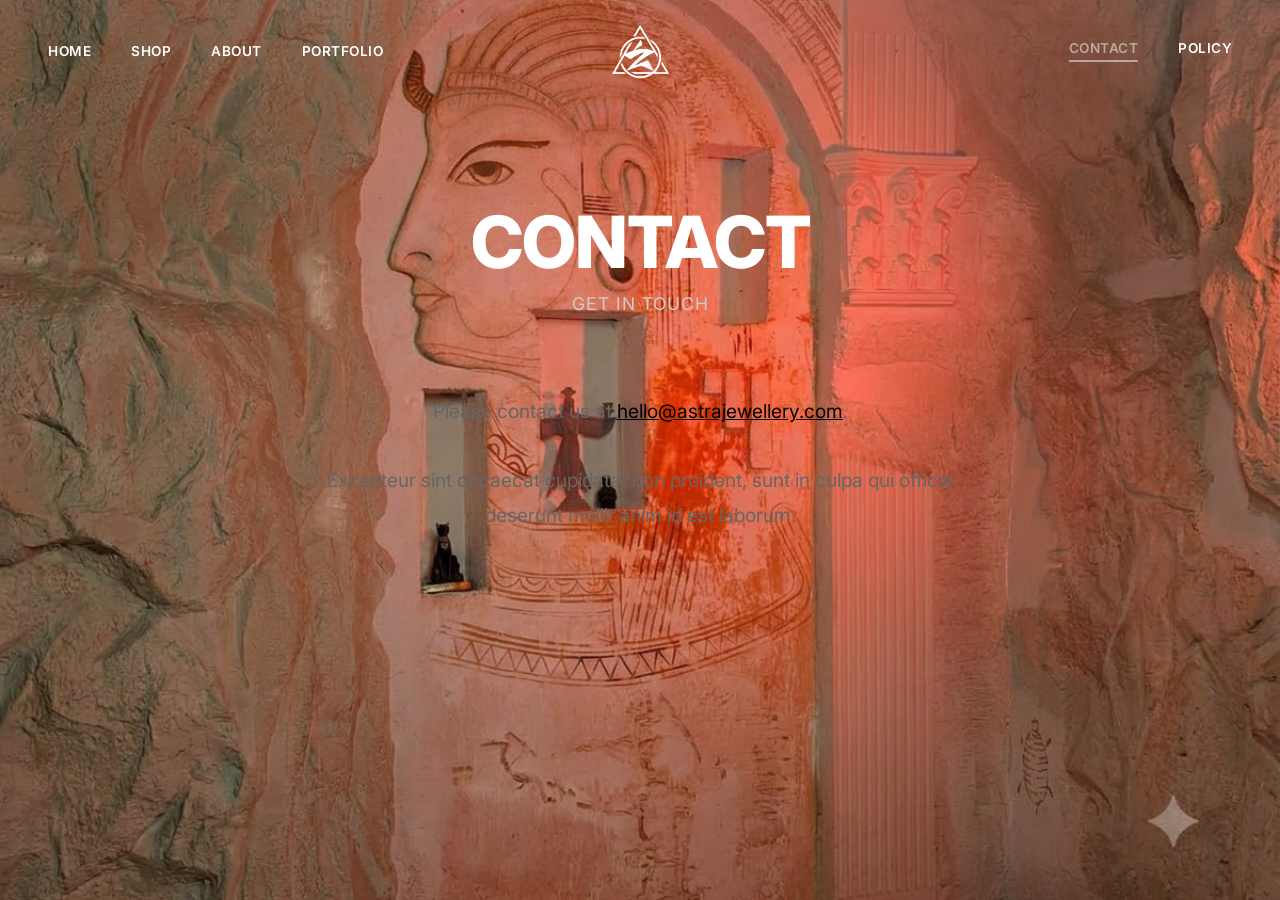
<file: contact.html>
<!DOCTYPE html>
<html lang="en">
<head>
    <meta charset="UTF-8">
    <meta name="viewport" content="width=device-width, initial-scale=1.0">
    <title>Astra Jewellery - Contact</title>
    <link rel="preconnect" href="https://fonts.googleapis.com">
    <link rel="preconnect" href="https://fonts.gstatic.com" crossorigin>
    <link href="https://fonts.googleapis.com/css2?family=Inter:wght@400;500;600;900&family=Great+Vibes&display=swap" rel="stylesheet">
    <link rel="stylesheet" href="style.css">
</head>
<body class="shop-body">
    <nav class="top-nav">
        <div class="nav-left">
            <a href="index.html">HOME</a>
            <a href="shop.html">SHOP</a>
            <a href="index.html#about">ABOUT</a>
            <a href="portfolio.html">PORTFOLIO</a>
        </div>
        <div class="nav-center">
            <a href="index.html" class="logo">
                <img src="assets/logo_black.png" alt="Astra Logo" class="nav-logo-img">
            </a>
        </div>
        <div class="menu-toggle">&#9776;</div>
        <div class="nav-right">
            <a href="contact.html" class="active">CONTACT</a>
            <a href="policy.html">POLICY</a>
        </div>
    </nav>
    <header class="portfolio-hero">
        <h1 class="portfolio-title">CONTACT</h1>
        <p class="portfolio-subtitle">Get in touch</p>
    </header>
    <main class="portfolio-container" style="text-align: center; max-width: 800px;">
        <p style="color: #666; font-size: 1.2rem; line-height: 1.8;">
            Please contact us at <a href="mailto:hello@astrajewellery.com" style="color: #000; text-decoration: underline;">hello@astrajewellery.com</a>. <br><br>
            Excepteur sint occaecat cupidatat non proident, sunt in culpa qui officia deserunt mollit anim id est laborum.
        </p>
    </main>
<script>
    document.addEventListener('DOMContentLoaded', () => {
        const toggle = document.querySelector('.menu-toggle');
        const nav = document.querySelector('.top-nav');
        if (toggle) {
            toggle.addEventListener('click', () => {
                nav.classList.toggle('mobile-active');
            });
        }
    });
</script>
</body>
</html>
</file>
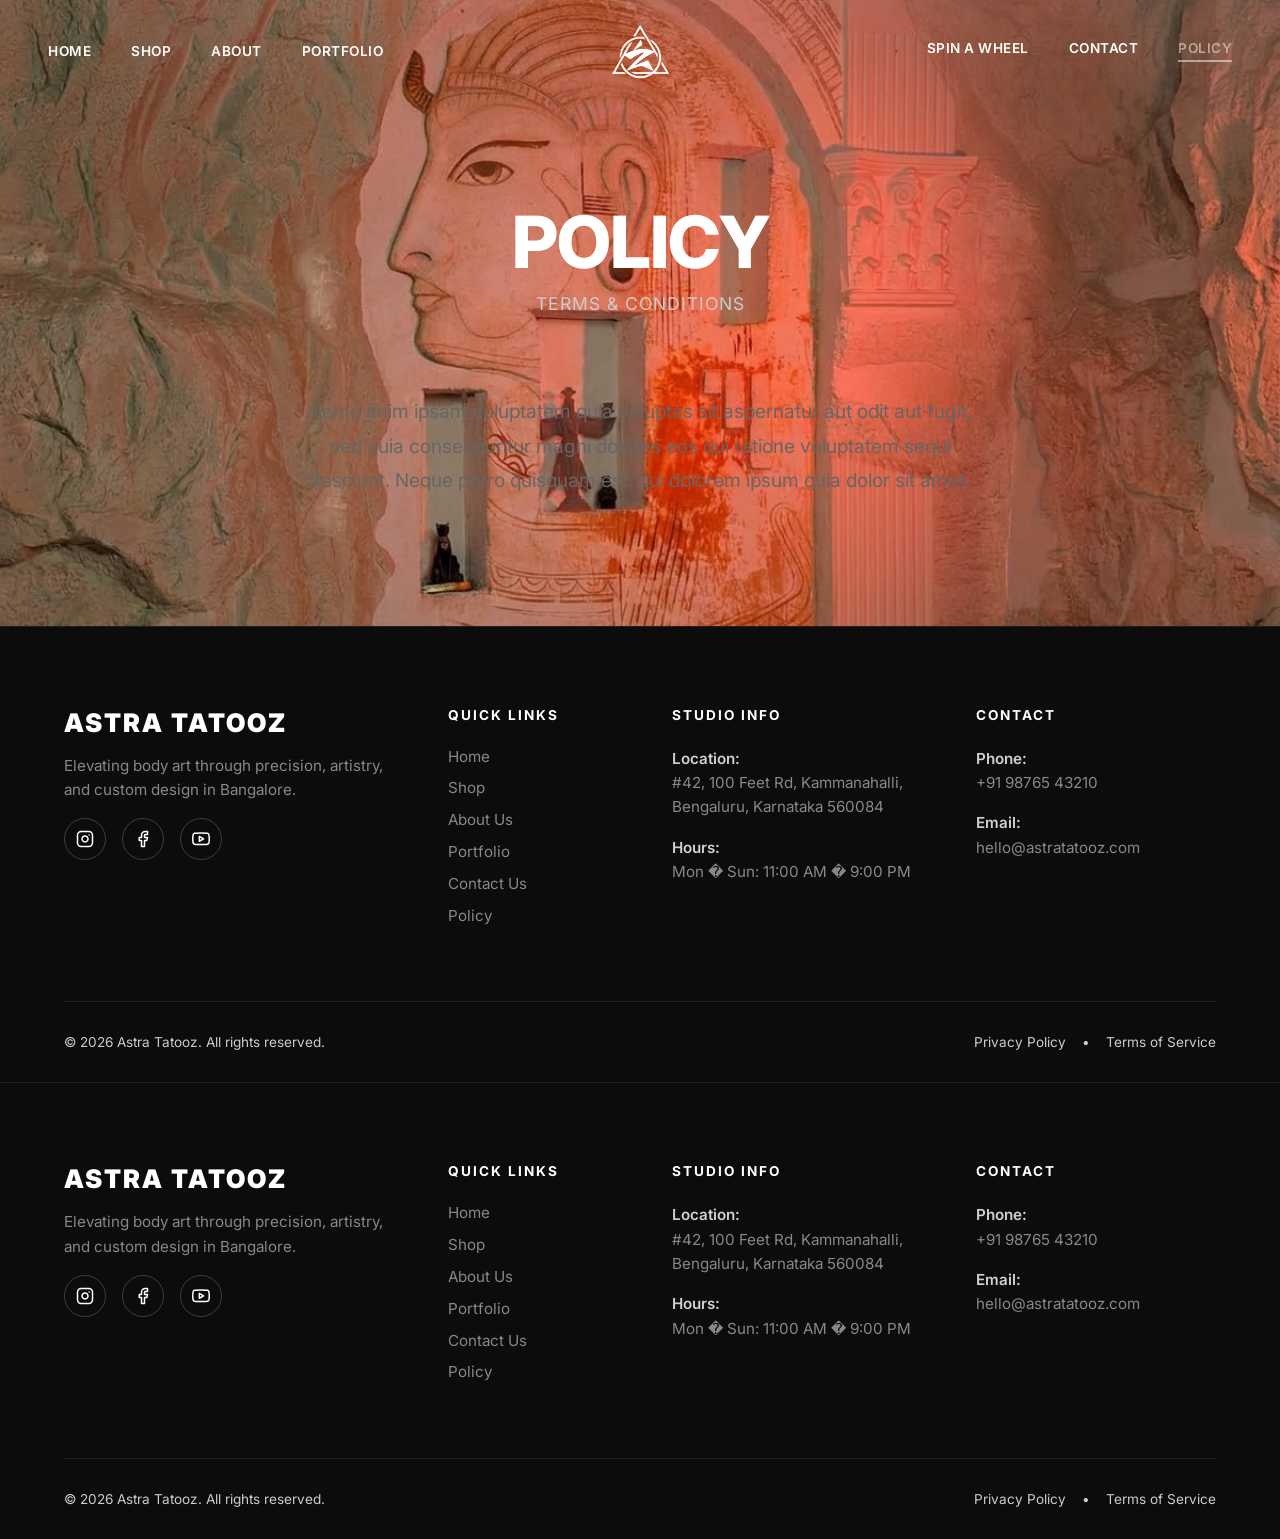
<file: policy.html>
<!DOCTYPE html>
<html lang="en">
<head>
    <meta charset="UTF-8">
    <meta name="viewport" content="width=device-width, initial-scale=1.0">
    <title>Astra Jewellery - Policy</title>
    <link rel="preconnect" href="https://fonts.googleapis.com">
    <link rel="preconnect" href="https://fonts.gstatic.com" crossorigin>
    <link href="https://fonts.googleapis.com/css2?family=Inter:wght@400;500;600;900&family=Great+Vibes&display=swap" rel="stylesheet">
    <link rel="stylesheet" href="style.css">
</head>
<body class="shop-body">
    <nav class="top-nav">
        <div class="nav-left">
            <a href="index.html">HOME</a>
            <a href="shop.html">SHOP</a>
            <a href="index.html#about">ABOUT</a>
            <a href="portfolio.html">PORTFOLIO</a>
        </div>
        <div class="nav-center">
            <a href="index.html" class="logo">
                <img src="assets/logo_black.png" alt="Astra Logo" class="nav-logo-img">
            </a>
        </div>
        <div class="menu-toggle">&#9776;</div>
        <div class="nav-right">
            <a href="spin.html">SPIN A WHEEL</a>            <a href="contact.html">CONTACT</a>
            <a href="policy.html" class="active">POLICY</a>
        </div>
    </nav>
    <header class="portfolio-hero">
        <h1 class="portfolio-title">POLICY</h1>
        <p class="portfolio-subtitle">Terms & Conditions</p>
    </header>
    <main class="portfolio-container" style="text-align: center; max-width: 800px;">
        <p style="color: #666; font-size: 1.2rem; line-height: 1.8;">
            Nemo enim ipsam voluptatem quia voluptas sit aspernatur aut odit aut fugit, sed quia consequuntur magni dolores eos qui ratione voluptatem sequi nesciunt. Neque porro quisquam est, qui dolorem ipsum quia dolor sit amet.
        </p>
    </main>
    <!-- Footer -->
    <footer class="main-footer">
        <div class="footer-container">
            <div class="footer-col footer-brand">
                <a href="index.html" class="footer-logo">ASTRA TATOOZ</a>
                <p>Elevating body art through precision, artistry, and custom design in Bangalore.</p>
                <div class="footer-socials">
                    <a href="#" class="social-icon" aria-label="Instagram" onclick="event.preventDefault()">
                        <svg width="18" height="18" viewBox="0 0 24 24" fill="none" stroke="currentColor" stroke-width="2" stroke-linecap="round" stroke-linejoin="round"><rect x="2" y="2" width="20" height="20" rx="5" ry="5"/><path d="M16 11.37A4 4 0 1 1 12.63 8 4 4 0 0 1 16 11.37z"/><line x1="17.5" y1="6.5" x2="17.51" y2="6.5"/></svg>
                    </a>
                    <a href="#" class="social-icon" aria-label="Facebook" onclick="event.preventDefault()">
                        <svg width="18" height="18" viewBox="0 0 24 24" fill="none" stroke="currentColor" stroke-width="2" stroke-linecap="round" stroke-linejoin="round"><path d="M18 2h-3a5 5 0 0 0-5 5v3H7v4h3v8h4v-8h3l1-4h-4V7a1 1 0 0 1 1-1h3z"/></svg>
                    </a>
                    <a href="#" class="social-icon" aria-label="YouTube" onclick="event.preventDefault()">
                        <svg width="18" height="18" viewBox="0 0 24 24" fill="none" stroke="currentColor" stroke-width="2" stroke-linecap="round" stroke-linejoin="round"><path d="M22.54 6.42a2.78 2.78 0 0 0-1.94-2C18.88 4 12 4 12 4s-6.88 0-8.6.46a2.78 2.78 0 0 0-1.94 2A29 29 0 0 0 1 11.75a29 29 0 0 0 .46 5.33A2.78 2.78 0 0 0 3.4 19c1.72.46 8.6.46 8.6.46s6.88 0 8.6-.46a2.78 2.78 0 0 0 1.94-2 29 29 0 0 0 .46-5.25 29 29 0 0 0-.46-5.33z"/><polygon points="9.75 15.02 15.5 11.75 9.75 8.48 9.75 15.02"/></svg>
                    </a>
                </div>
            </div>

            <div class="footer-col">
                <h4>QUICK LINKS</h4>
                <ul>
                    <li><a href="index.html#home">Home</a></li>
                    <li><a href="shop.html">Shop</a></li>
                    <li><a href="index.html#about">About Us</a></li>
                    <li><a href="portfolio.html">Portfolio</a></li>
                    <li><a href="contact.html">Contact Us</a></li>
                    <li><a href="policy.html">Policy</a></li>
                </ul>
            </div>

            <div class="footer-col">
                <h4>STUDIO INFO</h4>
                <p><strong>Location:</strong><br>#42, 100 Feet Rd, Kammanahalli, Bengaluru, Karnataka 560084</p>
                <p><strong>Hours:</strong><br>Mon � Sun: 11:00 AM � 9:00 PM</p>
            </div>

            <div class="footer-col">
                <h4>CONTACT</h4>
                <p><strong>Phone:</strong><br>+91 98765 43210</p>
                <p><strong>Email:</strong><br>hello@astratatooz.com</p>
            </div>
        </div>

        <div class="footer-bottom">
            <p>&copy; 2026 Astra Tatooz. All rights reserved.</p>
            <div class="footer-legal">
                <a href="policy.html">Privacy Policy</a>
                <span>&bull;</span>
                <a href="policy.html">Terms of Service</a>
            </div>
        </div>
    </footer>
<script>
    document.addEventListener('DOMContentLoaded', () => {
        const toggle = document.querySelector('.menu-toggle');
        const nav = document.querySelector('.top-nav');
        if (toggle) {
            toggle.addEventListener('click', () => {
                nav.classList.toggle('mobile-active');
            });
        }
    });
</script>    <!-- Footer -->
    <footer class="main-footer">
        <div class="footer-container">
            <div class="footer-col footer-brand">
                <a href="index.html" class="footer-logo">ASTRA TATOOZ</a>
                <p>Elevating body art through precision, artistry, and custom design in Bangalore.</p>
                <div class="footer-socials">
                    <a href="#" class="social-icon" aria-label="Instagram" onclick="event.preventDefault()">
                        <svg width="18" height="18" viewBox="0 0 24 24" fill="none" stroke="currentColor" stroke-width="2" stroke-linecap="round" stroke-linejoin="round"><rect x="2" y="2" width="20" height="20" rx="5" ry="5"/><path d="M16 11.37A4 4 0 1 1 12.63 8 4 4 0 0 1 16 11.37z"/><line x1="17.5" y1="6.5" x2="17.51" y2="6.5"/></svg>
                    </a>
                    <a href="#" class="social-icon" aria-label="Facebook" onclick="event.preventDefault()">
                        <svg width="18" height="18" viewBox="0 0 24 24" fill="none" stroke="currentColor" stroke-width="2" stroke-linecap="round" stroke-linejoin="round"><path d="M18 2h-3a5 5 0 0 0-5 5v3H7v4h3v8h4v-8h3l1-4h-4V7a1 1 0 0 1 1-1h3z"/></svg>
                    </a>
                    <a href="#" class="social-icon" aria-label="YouTube" onclick="event.preventDefault()">
                        <svg width="18" height="18" viewBox="0 0 24 24" fill="none" stroke="currentColor" stroke-width="2" stroke-linecap="round" stroke-linejoin="round"><path d="M22.54 6.42a2.78 2.78 0 0 0-1.94-2C18.88 4 12 4 12 4s-6.88 0-8.6.46a2.78 2.78 0 0 0-1.94 2A29 29 0 0 0 1 11.75a29 29 0 0 0 .46 5.33A2.78 2.78 0 0 0 3.4 19c1.72.46 8.6.46 8.6.46s6.88 0 8.6-.46a2.78 2.78 0 0 0 1.94-2 29 29 0 0 0 .46-5.25 29 29 0 0 0-.46-5.33z"/><polygon points="9.75 15.02 15.5 11.75 9.75 8.48 9.75 15.02"/></svg>
                    </a>
                </div>
            </div>

            <div class="footer-col">
                <h4>QUICK LINKS</h4>
                <ul>
                    <li><a href="index.html#home">Home</a></li>
                    <li><a href="shop.html">Shop</a></li>
                    <li><a href="index.html#about">About Us</a></li>
                    <li><a href="portfolio.html">Portfolio</a></li>
                    <li><a href="contact.html">Contact Us</a></li>
                    <li><a href="policy.html">Policy</a></li>
                </ul>
            </div>

            <div class="footer-col">
                <h4>STUDIO INFO</h4>
                <p><strong>Location:</strong><br>#42, 100 Feet Rd, Kammanahalli, Bengaluru, Karnataka 560084</p>
                <p><strong>Hours:</strong><br>Mon � Sun: 11:00 AM � 9:00 PM</p>
            </div>

            <div class="footer-col">
                <h4>CONTACT</h4>
                <p><strong>Phone:</strong><br>+91 98765 43210</p>
                <p><strong>Email:</strong><br>hello@astratatooz.com</p>
            </div>
        </div>

        <div class="footer-bottom">
            <p>&copy; 2026 Astra Tatooz. All rights reserved.</p>
            <div class="footer-legal">
                <a href="policy.html">Privacy Policy</a>
                <span>&bull;</span>
                <a href="policy.html">Terms of Service</a>
            </div>
        </div>
    </footer>

</body>
</html>
</file>
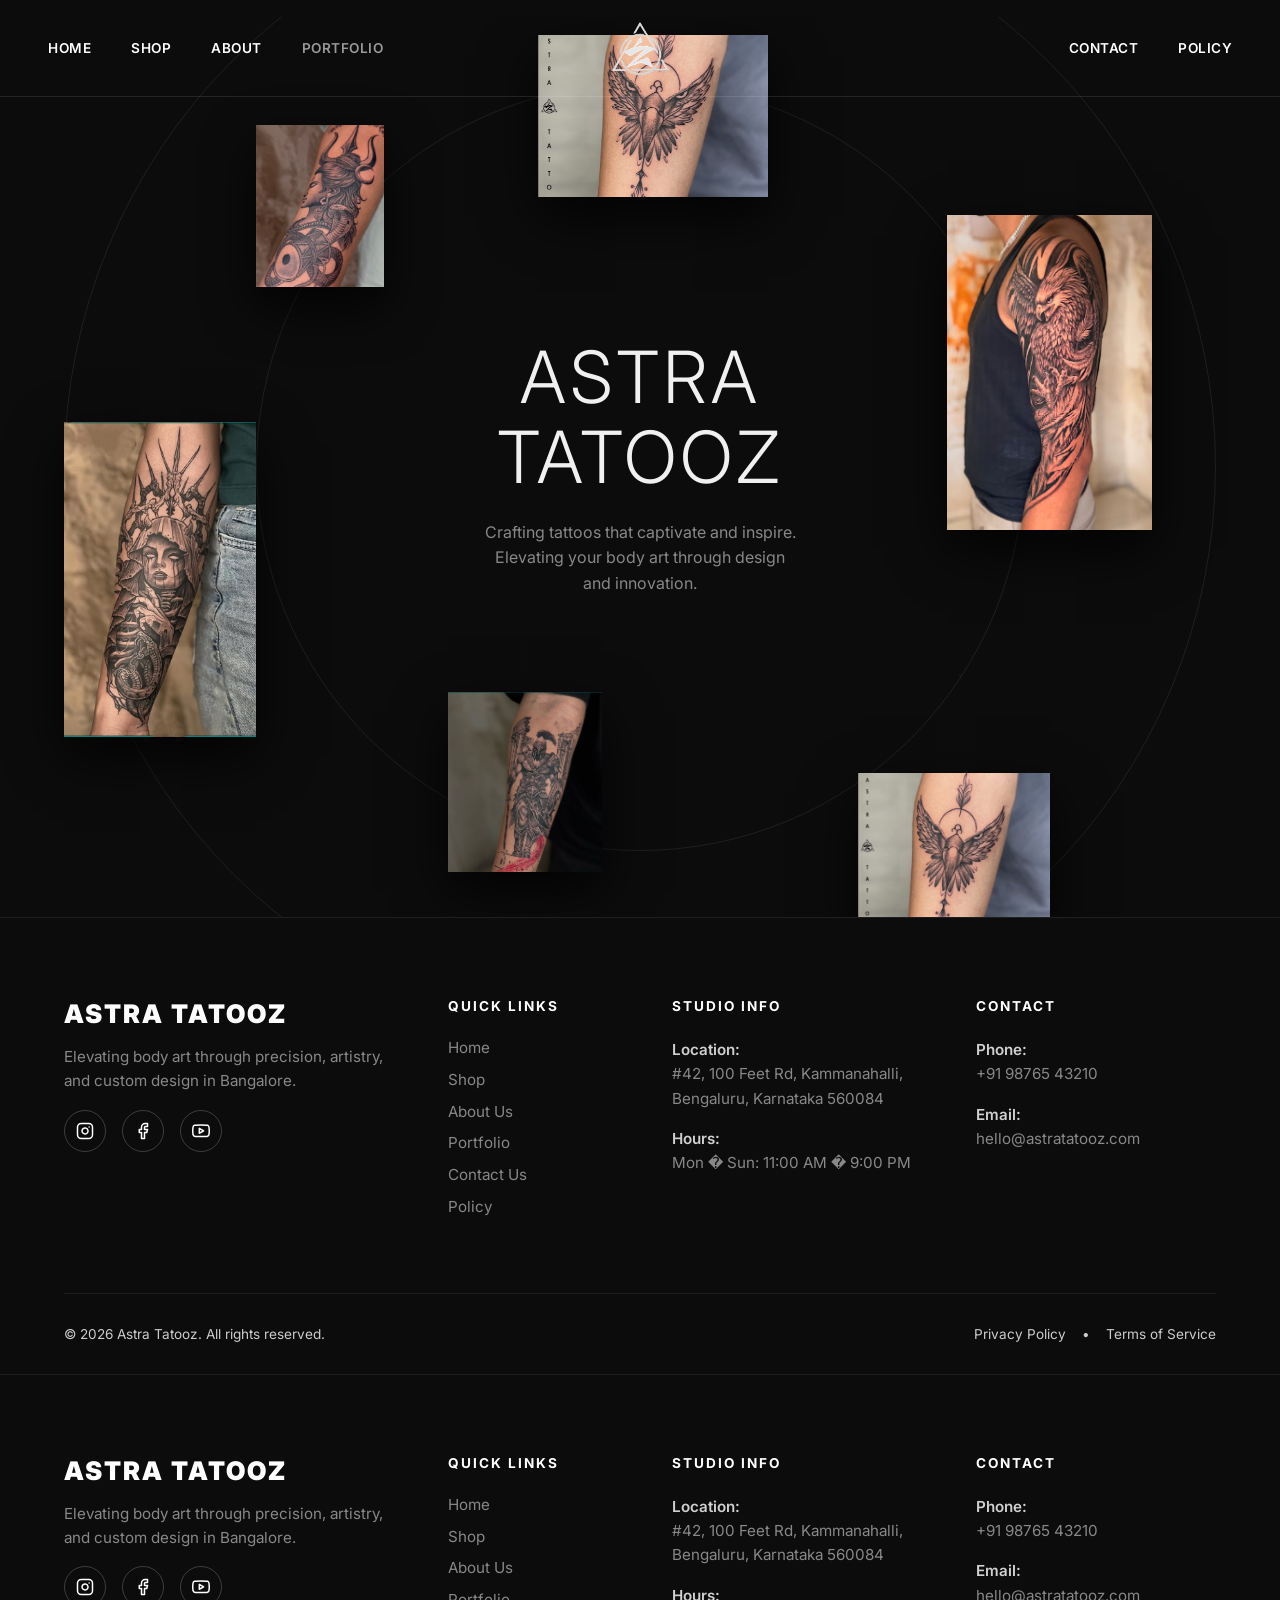
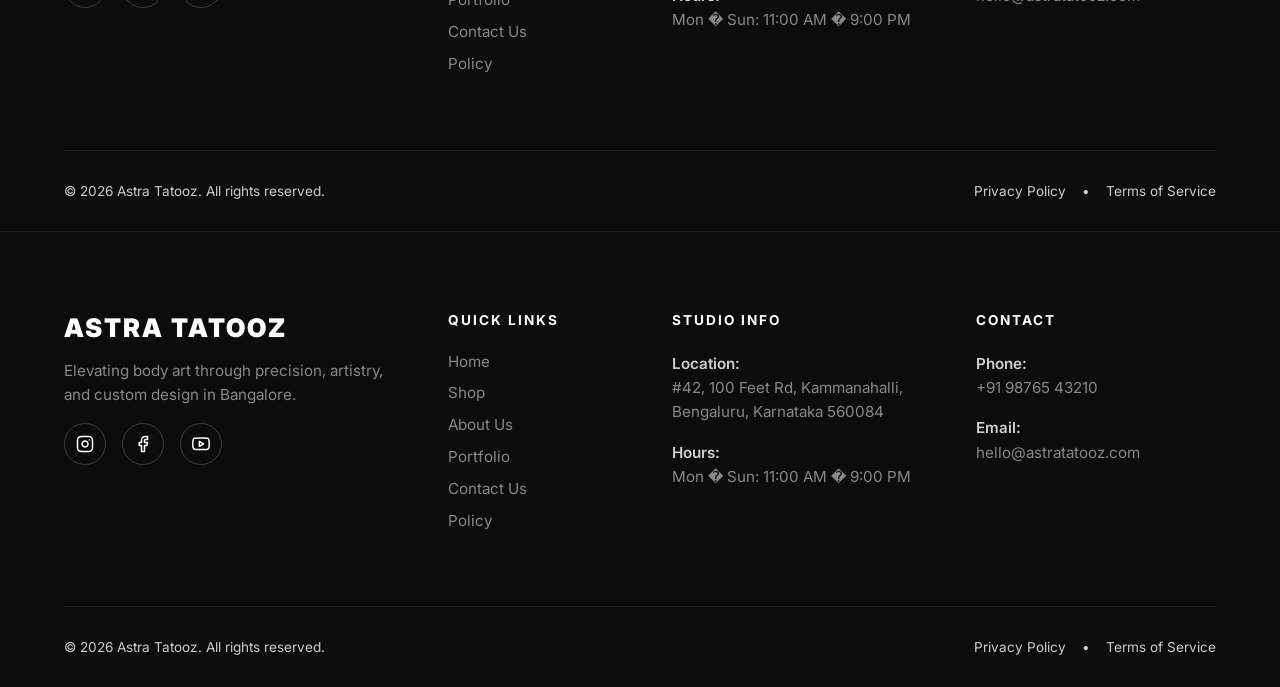
<file: portfolio.html>
<!DOCTYPE html>
<html lang="en">
<head>
    <meta charset="UTF-8">
    <meta name="viewport" content="width=device-width, initial-scale=1.0">
    <title>Astra Tatooz - Portfolio</title>
    <!-- Fonts -->
    <link rel="preconnect" href="https://fonts.googleapis.com">
    <link rel="preconnect" href="https://fonts.gstatic.com" crossorigin>
    <link href="https://fonts.googleapis.com/css2?family=Inter:wght@400;500;600;900&family=Great+Vibes&display=swap" rel="stylesheet">
    <link rel="stylesheet" href="style.css">
</head>
<body class="dark-theme">
    
    <!-- Top Navigation -->
    <nav class="top-nav dark-nav">
        <div class="nav-left">
            <a href="index.html#home">HOME</a>
            <a href="index.html#shop">SHOP</a>
            <a href="index.html#about">ABOUT</a>
            <a href="portfolio.html" class="active">PORTFOLIO</a>
        </div>
        
        <div class="nav-center">
            <a href="index.html" class="logo">
                <img src="assets/logo_black.png" alt="Astra Logo" class="nav-logo-img">
            </a>
        </div>
        
        <div class="menu-toggle">&#9776;</div>
        <div class="nav-right">
            <a href="index.html#contact">CONTACT</a>
            <a href="index.html#policy">POLICY</a>
        </div>
    </nav>

    <!-- Orbital Layout -->
    <main class="orbital-container">
        <!-- Orbital lines -->
        <div class="orbit-line orbit-1"></div>
        <div class="orbit-line orbit-2"></div>
        <div class="orbit-line orbit-3"></div>

        <!-- Central Text -->
        <div class="orbital-center">
            <h1>ASTRA<br>TATOOZ</h1>
            <p>Crafting tattoos that captivate and inspire. Elevating your body art through design and innovation.</p>
        </div>

        <!-- Scattered Images -->
        <div class="orbit-item orbit-pos-1"><img src="assets/colored1.png" alt="Portfolio Image"></div>
        <div class="orbit-item orbit-pos-2"><img src="assets/colored2.png" alt="Portfolio Image"></div>
        <div class="orbit-item orbit-pos-3"><img src="assets/colored3.png" alt="Portfolio Image"></div>
        <div class="orbit-item orbit-pos-4"><img src="assets/colored4.png" alt="Portfolio Image"></div>
        <div class="orbit-item orbit-pos-5"><img src="assets/colored5.png" alt="Portfolio Image"></div>
        <div class="orbit-item orbit-pos-6"><img src="assets/colored1.png" alt="Portfolio Image"></div>
    </main>

    <!-- Lightbox Modal -->
    <div id="lightbox" class="lightbox">
        <span class="lightbox-close">&times;</span>
        <img class="lightbox-content" id="lightbox-img">
    </div>

        <!-- Footer -->
    <footer class="main-footer">
        <div class="footer-container">
            <div class="footer-col footer-brand">
                <a href="index.html" class="footer-logo">ASTRA TATOOZ</a>
                <p>Elevating body art through precision, artistry, and custom design in Bangalore.</p>
                <div class="footer-socials">
                    <a href="#" class="social-icon" aria-label="Instagram" onclick="event.preventDefault()">
                        <svg width="18" height="18" viewBox="0 0 24 24" fill="none" stroke="currentColor" stroke-width="2" stroke-linecap="round" stroke-linejoin="round"><rect x="2" y="2" width="20" height="20" rx="5" ry="5"/><path d="M16 11.37A4 4 0 1 1 12.63 8 4 4 0 0 1 16 11.37z"/><line x1="17.5" y1="6.5" x2="17.51" y2="6.5"/></svg>
                    </a>
                    <a href="#" class="social-icon" aria-label="Facebook" onclick="event.preventDefault()">
                        <svg width="18" height="18" viewBox="0 0 24 24" fill="none" stroke="currentColor" stroke-width="2" stroke-linecap="round" stroke-linejoin="round"><path d="M18 2h-3a5 5 0 0 0-5 5v3H7v4h3v8h4v-8h3l1-4h-4V7a1 1 0 0 1 1-1h3z"/></svg>
                    </a>
                    <a href="#" class="social-icon" aria-label="YouTube" onclick="event.preventDefault()">
                        <svg width="18" height="18" viewBox="0 0 24 24" fill="none" stroke="currentColor" stroke-width="2" stroke-linecap="round" stroke-linejoin="round"><path d="M22.54 6.42a2.78 2.78 0 0 0-1.94-2C18.88 4 12 4 12 4s-6.88 0-8.6.46a2.78 2.78 0 0 0-1.94 2A29 29 0 0 0 1 11.75a29 29 0 0 0 .46 5.33A2.78 2.78 0 0 0 3.4 19c1.72.46 8.6.46 8.6.46s6.88 0 8.6-.46a2.78 2.78 0 0 0 1.94-2 29 29 0 0 0 .46-5.25 29 29 0 0 0-.46-5.33z"/><polygon points="9.75 15.02 15.5 11.75 9.75 8.48 9.75 15.02"/></svg>
                    </a>
                </div>
            </div>

            <div class="footer-col">
                <h4>QUICK LINKS</h4>
                <ul>
                    <li><a href="index.html#home">Home</a></li>
                    <li><a href="shop.html">Shop</a></li>
                    <li><a href="index.html#about">About Us</a></li>
                    <li><a href="portfolio.html">Portfolio</a></li>
                    <li><a href="contact.html">Contact Us</a></li>
                    <li><a href="policy.html">Policy</a></li>
                </ul>
            </div>

            <div class="footer-col">
                <h4>STUDIO INFO</h4>
                <p><strong>Location:</strong><br>#42, 100 Feet Rd, Kammanahalli, Bengaluru, Karnataka 560084</p>
                <p><strong>Hours:</strong><br>Mon � Sun: 11:00 AM � 9:00 PM</p>
            </div>

            <div class="footer-col">
                <h4>CONTACT</h4>
                <p><strong>Phone:</strong><br>+91 98765 43210</p>
                <p><strong>Email:</strong><br>hello@astratatooz.com</p>
            </div>
        </div>

        <div class="footer-bottom">
            <p>&copy; 2026 Astra Tatooz. All rights reserved.</p>
            <div class="footer-legal">
                <a href="policy.html">Privacy Policy</a>
                <span>&bull;</span>
                <a href="policy.html">Terms of Service</a>
            </div>
        </div>
    </footer>
<script>
        // Lightbox Logic
        const lightbox = document.getElementById('lightbox');
        const lightboxImg = document.getElementById('lightbox-img');
        const closeBtn = document.querySelector('.lightbox-close');

        // Add click event to all items
        document.querySelectorAll('.orbit-item').forEach(item => {
            item.addEventListener('click', function() {
                const img = this.querySelector('img');
                if (img) {
                    lightbox.style.display = 'flex';
                    setTimeout(() => {
                        lightbox.classList.add('active');
                    }, 10);
                    lightboxImg.src = img.src;
                }
            });
        });

        closeBtn.addEventListener('click', closeLightbox);

        lightbox.addEventListener('click', function(e) {
            if (e.target !== lightboxImg) {
                closeLightbox();
            }
        });

        function closeLightbox() {
            lightbox.classList.remove('active');
            setTimeout(() => {
                lightbox.style.display = 'none';
            }, 300);
        }
    </script>
    <!-- Footer -->
    <footer class="main-footer">
        <div class="footer-container">
            <div class="footer-col footer-brand">
                <a href="index.html" class="footer-logo">ASTRA TATOOZ</a>
                <p>Elevating body art through precision, artistry, and custom design in Bangalore.</p>
                <div class="footer-socials">
                    <a href="#" class="social-icon" aria-label="Instagram" onclick="event.preventDefault()">
                        <svg width="18" height="18" viewBox="0 0 24 24" fill="none" stroke="currentColor" stroke-width="2" stroke-linecap="round" stroke-linejoin="round"><rect x="2" y="2" width="20" height="20" rx="5" ry="5"/><path d="M16 11.37A4 4 0 1 1 12.63 8 4 4 0 0 1 16 11.37z"/><line x1="17.5" y1="6.5" x2="17.51" y2="6.5"/></svg>
                    </a>
                    <a href="#" class="social-icon" aria-label="Facebook" onclick="event.preventDefault()">
                        <svg width="18" height="18" viewBox="0 0 24 24" fill="none" stroke="currentColor" stroke-width="2" stroke-linecap="round" stroke-linejoin="round"><path d="M18 2h-3a5 5 0 0 0-5 5v3H7v4h3v8h4v-8h3l1-4h-4V7a1 1 0 0 1 1-1h3z"/></svg>
                    </a>
                    <a href="#" class="social-icon" aria-label="YouTube" onclick="event.preventDefault()">
                        <svg width="18" height="18" viewBox="0 0 24 24" fill="none" stroke="currentColor" stroke-width="2" stroke-linecap="round" stroke-linejoin="round"><path d="M22.54 6.42a2.78 2.78 0 0 0-1.94-2C18.88 4 12 4 12 4s-6.88 0-8.6.46a2.78 2.78 0 0 0-1.94 2A29 29 0 0 0 1 11.75a29 29 0 0 0 .46 5.33A2.78 2.78 0 0 0 3.4 19c1.72.46 8.6.46 8.6.46s6.88 0 8.6-.46a2.78 2.78 0 0 0 1.94-2 29 29 0 0 0 .46-5.25 29 29 0 0 0-.46-5.33z"/><polygon points="9.75 15.02 15.5 11.75 9.75 8.48 9.75 15.02"/></svg>
                    </a>
                </div>
            </div>

            <div class="footer-col">
                <h4>QUICK LINKS</h4>
                <ul>
                    <li><a href="index.html#home">Home</a></li>
                    <li><a href="shop.html">Shop</a></li>
                    <li><a href="index.html#about">About Us</a></li>
                    <li><a href="portfolio.html">Portfolio</a></li>
                    <li><a href="contact.html">Contact Us</a></li>
                    <li><a href="policy.html">Policy</a></li>
                </ul>
            </div>

            <div class="footer-col">
                <h4>STUDIO INFO</h4>
                <p><strong>Location:</strong><br>#42, 100 Feet Rd, Kammanahalli, Bengaluru, Karnataka 560084</p>
                <p><strong>Hours:</strong><br>Mon � Sun: 11:00 AM � 9:00 PM</p>
            </div>

            <div class="footer-col">
                <h4>CONTACT</h4>
                <p><strong>Phone:</strong><br>+91 98765 43210</p>
                <p><strong>Email:</strong><br>hello@astratatooz.com</p>
            </div>
        </div>

        <div class="footer-bottom">
            <p>&copy; 2026 Astra Tatooz. All rights reserved.</p>
            <div class="footer-legal">
                <a href="policy.html">Privacy Policy</a>
                <span>&bull;</span>
                <a href="policy.html">Terms of Service</a>
            </div>
        </div>
    </footer>
<script>
    document.addEventListener('DOMContentLoaded', () => {
        const toggle = document.querySelector('.menu-toggle');
        const nav = document.querySelector('.top-nav');
        if (toggle) {
            toggle.addEventListener('click', () => {
                nav.classList.toggle('mobile-active');
            });
        }
    });
</script>    <!-- Footer -->
    <footer class="main-footer">
        <div class="footer-container">
            <div class="footer-col footer-brand">
                <a href="index.html" class="footer-logo">ASTRA TATOOZ</a>
                <p>Elevating body art through precision, artistry, and custom design in Bangalore.</p>
                <div class="footer-socials">
                    <a href="#" class="social-icon" aria-label="Instagram" onclick="event.preventDefault()">
                        <svg width="18" height="18" viewBox="0 0 24 24" fill="none" stroke="currentColor" stroke-width="2" stroke-linecap="round" stroke-linejoin="round"><rect x="2" y="2" width="20" height="20" rx="5" ry="5"/><path d="M16 11.37A4 4 0 1 1 12.63 8 4 4 0 0 1 16 11.37z"/><line x1="17.5" y1="6.5" x2="17.51" y2="6.5"/></svg>
                    </a>
                    <a href="#" class="social-icon" aria-label="Facebook" onclick="event.preventDefault()">
                        <svg width="18" height="18" viewBox="0 0 24 24" fill="none" stroke="currentColor" stroke-width="2" stroke-linecap="round" stroke-linejoin="round"><path d="M18 2h-3a5 5 0 0 0-5 5v3H7v4h3v8h4v-8h3l1-4h-4V7a1 1 0 0 1 1-1h3z"/></svg>
                    </a>
                    <a href="#" class="social-icon" aria-label="YouTube" onclick="event.preventDefault()">
                        <svg width="18" height="18" viewBox="0 0 24 24" fill="none" stroke="currentColor" stroke-width="2" stroke-linecap="round" stroke-linejoin="round"><path d="M22.54 6.42a2.78 2.78 0 0 0-1.94-2C18.88 4 12 4 12 4s-6.88 0-8.6.46a2.78 2.78 0 0 0-1.94 2A29 29 0 0 0 1 11.75a29 29 0 0 0 .46 5.33A2.78 2.78 0 0 0 3.4 19c1.72.46 8.6.46 8.6.46s6.88 0 8.6-.46a2.78 2.78 0 0 0 1.94-2 29 29 0 0 0 .46-5.25 29 29 0 0 0-.46-5.33z"/><polygon points="9.75 15.02 15.5 11.75 9.75 8.48 9.75 15.02"/></svg>
                    </a>
                </div>
            </div>

            <div class="footer-col">
                <h4>QUICK LINKS</h4>
                <ul>
                    <li><a href="index.html#home">Home</a></li>
                    <li><a href="shop.html">Shop</a></li>
                    <li><a href="index.html#about">About Us</a></li>
                    <li><a href="portfolio.html">Portfolio</a></li>
                    <li><a href="contact.html">Contact Us</a></li>
                    <li><a href="policy.html">Policy</a></li>
                </ul>
            </div>

            <div class="footer-col">
                <h4>STUDIO INFO</h4>
                <p><strong>Location:</strong><br>#42, 100 Feet Rd, Kammanahalli, Bengaluru, Karnataka 560084</p>
                <p><strong>Hours:</strong><br>Mon � Sun: 11:00 AM � 9:00 PM</p>
            </div>

            <div class="footer-col">
                <h4>CONTACT</h4>
                <p><strong>Phone:</strong><br>+91 98765 43210</p>
                <p><strong>Email:</strong><br>hello@astratatooz.com</p>
            </div>
        </div>

        <div class="footer-bottom">
            <p>&copy; 2026 Astra Tatooz. All rights reserved.</p>
            <div class="footer-legal">
                <a href="policy.html">Privacy Policy</a>
                <span>&bull;</span>
                <a href="policy.html">Terms of Service</a>
            </div>
        </div>
    </footer>

</body>
</html>
</file>
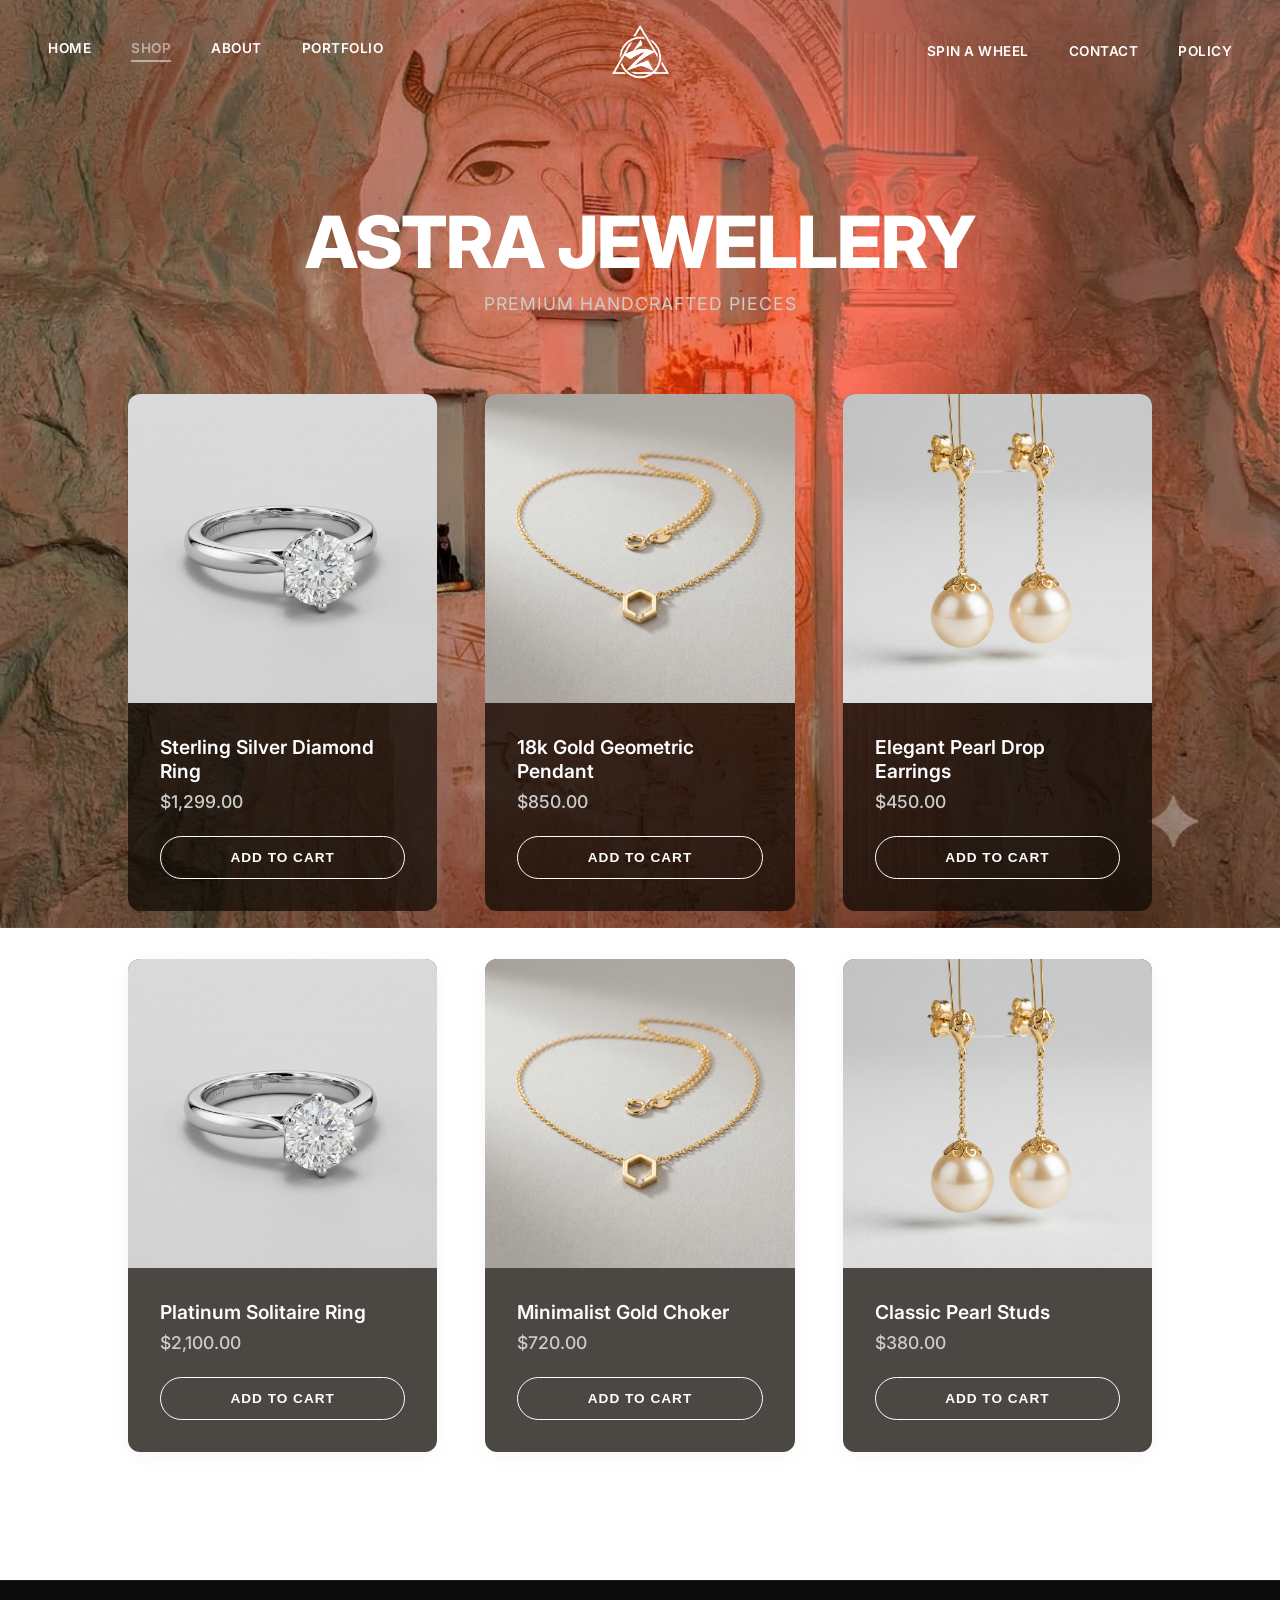
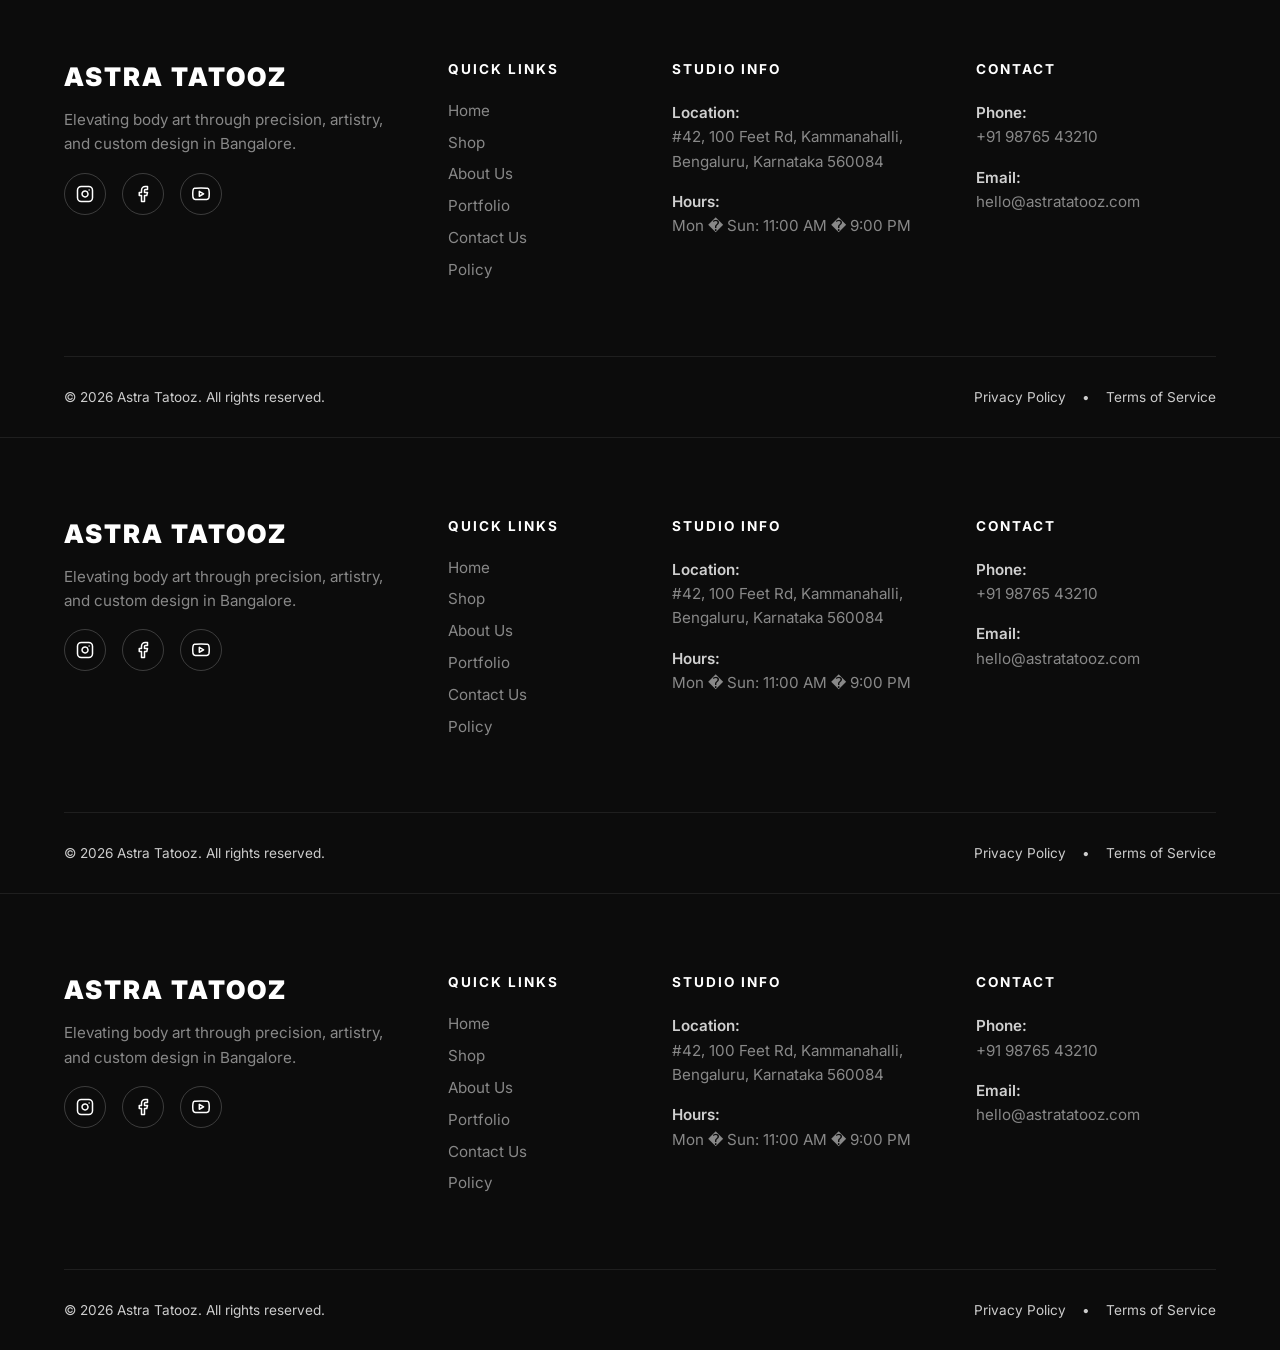
<file: shop.html>
<!DOCTYPE html>
<html lang="en">
<head>
    <meta charset="UTF-8">
    <meta name="viewport" content="width=device-width, initial-scale=1.0">
    <title>Astra Jewellery - Shop</title>
    <!-- Fonts -->
    <link rel="preconnect" href="https://fonts.googleapis.com">
    <link rel="preconnect" href="https://fonts.gstatic.com" crossorigin>
    <link href="https://fonts.googleapis.com/css2?family=Inter:wght@400;500;600;900&family=Great+Vibes&display=swap" rel="stylesheet">
    <link rel="stylesheet" href="style.css">
</head>
<body class="shop-body">
    
    <!-- Top Navigation -->
    <nav class="top-nav">
        <div class="nav-left">
            <a href="index.html">HOME</a>
            <a href="shop.html" class="active">SHOP</a>
            <a href="index.html#about">ABOUT</a>
            <a href="portfolio.html">PORTFOLIO</a>
        </div>
        
        <div class="nav-center">
            <a href="index.html" class="logo">
                <img src="assets/logo_black.png" alt="Astra Logo" class="nav-logo-img">
            </a>
        </div>
        
        <div class="menu-toggle">&#9776;</div>
        <div class="nav-right">
            <a href="spin.html">SPIN A WHEEL</a>            <a href="contact.html">CONTACT</a>
            <a href="policy.html">POLICY</a>
        </div>
    </nav>

    <!-- Shop Hero -->
    <header class="shop-hero">
        <h1 class="shop-title">ASTRA JEWELLERY</h1>
        <p class="shop-subtitle">Premium Handcrafted Pieces</p>
    </header>

    <!-- Product Grid -->
    <main class="shop-container">
        <div class="product-grid">
            <!-- Product 1 -->
            <div class="product-card">
                <div class="product-image">
                    <img src="assets/shop1.jpg" alt="Silver Engagement Ring">
                </div>
                <div class="product-info">
                    <h3 class="product-name">Sterling Silver Diamond Ring</h3>
                    <p class="product-price">$1,299.00</p>
                    <button class="add-to-cart">ADD TO CART</button>
                </div>
            </div>
            
            <!-- Product 2 -->
            <div class="product-card">
                <div class="product-image">
                    <img src="assets/shop2.jpg" alt="Gold Pendant Necklace">
                </div>
                <div class="product-info">
                    <h3 class="product-name">18k Gold Geometric Pendant</h3>
                    <p class="product-price">$850.00</p>
                    <button class="add-to-cart">ADD TO CART</button>
                </div>
            </div>

            <!-- Product 3 -->
            <div class="product-card">
                <div class="product-image">
                    <img src="assets/shop3.jpg" alt="Pearl Drop Earrings">
                </div>
                <div class="product-info">
                    <h3 class="product-name">Elegant Pearl Drop Earrings</h3>
                    <p class="product-price">$450.00</p>
                    <button class="add-to-cart">ADD TO CART</button>
                </div>
            </div>

            <!-- Product 4 -->
            <div class="product-card">
                <div class="product-image">
                    <img src="assets/shop4.jpg" alt="Silver Engagement Ring">
                </div>
                <div class="product-info">
                    <h3 class="product-name">Platinum Solitaire Ring</h3>
                    <p class="product-price">$2,100.00</p>
                    <button class="add-to-cart">ADD TO CART</button>
                </div>
            </div>
            
            <!-- Product 5 -->
            <div class="product-card">
                <div class="product-image">
                    <img src="assets/shop5.jpg" alt="Gold Pendant Necklace">
                </div>
                <div class="product-info">
                    <h3 class="product-name">Minimalist Gold Choker</h3>
                    <p class="product-price">$720.00</p>
                    <button class="add-to-cart">ADD TO CART</button>
                </div>
            </div>
            
            <!-- Product 6 -->
            <div class="product-card">
                <div class="product-image">
                    <img src="assets/shop6.jpg" alt="Pearl Drop Earrings">
                </div>
                <div class="product-info">
                    <h3 class="product-name">Classic Pearl Studs</h3>
                    <p class="product-price">$380.00</p>
                    <button class="add-to-cart">ADD TO CART</button>
                </div>
            </div>
        </div>
    </main>

        <!-- Footer -->
    <footer class="main-footer">
        <div class="footer-container">
            <div class="footer-col footer-brand">
                <a href="index.html" class="footer-logo">ASTRA TATOOZ</a>
                <p>Elevating body art through precision, artistry, and custom design in Bangalore.</p>
                <div class="footer-socials">
                    <a href="#" class="social-icon" aria-label="Instagram" onclick="event.preventDefault()">
                        <svg width="18" height="18" viewBox="0 0 24 24" fill="none" stroke="currentColor" stroke-width="2" stroke-linecap="round" stroke-linejoin="round"><rect x="2" y="2" width="20" height="20" rx="5" ry="5"/><path d="M16 11.37A4 4 0 1 1 12.63 8 4 4 0 0 1 16 11.37z"/><line x1="17.5" y1="6.5" x2="17.51" y2="6.5"/></svg>
                    </a>
                    <a href="#" class="social-icon" aria-label="Facebook" onclick="event.preventDefault()">
                        <svg width="18" height="18" viewBox="0 0 24 24" fill="none" stroke="currentColor" stroke-width="2" stroke-linecap="round" stroke-linejoin="round"><path d="M18 2h-3a5 5 0 0 0-5 5v3H7v4h3v8h4v-8h3l1-4h-4V7a1 1 0 0 1 1-1h3z"/></svg>
                    </a>
                    <a href="#" class="social-icon" aria-label="YouTube" onclick="event.preventDefault()">
                        <svg width="18" height="18" viewBox="0 0 24 24" fill="none" stroke="currentColor" stroke-width="2" stroke-linecap="round" stroke-linejoin="round"><path d="M22.54 6.42a2.78 2.78 0 0 0-1.94-2C18.88 4 12 4 12 4s-6.88 0-8.6.46a2.78 2.78 0 0 0-1.94 2A29 29 0 0 0 1 11.75a29 29 0 0 0 .46 5.33A2.78 2.78 0 0 0 3.4 19c1.72.46 8.6.46 8.6.46s6.88 0 8.6-.46a2.78 2.78 0 0 0 1.94-2 29 29 0 0 0 .46-5.25 29 29 0 0 0-.46-5.33z"/><polygon points="9.75 15.02 15.5 11.75 9.75 8.48 9.75 15.02"/></svg>
                    </a>
                </div>
            </div>

            <div class="footer-col">
                <h4>QUICK LINKS</h4>
                <ul>
                    <li><a href="index.html#home">Home</a></li>
                    <li><a href="shop.html">Shop</a></li>
                    <li><a href="index.html#about">About Us</a></li>
                    <li><a href="portfolio.html">Portfolio</a></li>
                    <li><a href="contact.html">Contact Us</a></li>
                    <li><a href="policy.html">Policy</a></li>
                </ul>
            </div>

            <div class="footer-col">
                <h4>STUDIO INFO</h4>
                <p><strong>Location:</strong><br>#42, 100 Feet Rd, Kammanahalli, Bengaluru, Karnataka 560084</p>
                <p><strong>Hours:</strong><br>Mon � Sun: 11:00 AM � 9:00 PM</p>
            </div>

            <div class="footer-col">
                <h4>CONTACT</h4>
                <p><strong>Phone:</strong><br>+91 98765 43210</p>
                <p><strong>Email:</strong><br>hello@astratatooz.com</p>
            </div>
        </div>

        <div class="footer-bottom">
            <p>&copy; 2026 Astra Tatooz. All rights reserved.</p>
            <div class="footer-legal">
                <a href="policy.html">Privacy Policy</a>
                <span>&bull;</span>
                <a href="policy.html">Terms of Service</a>
            </div>
        </div>
    </footer>
<script>
        // Simple Add to Cart Interaction
        document.querySelectorAll('.add-to-cart').forEach(button => {
            button.addEventListener('click', function() {
                const originalText = this.innerText;
                this.innerText = 'ADDED ✓';
                this.style.background = '#4caf50';
                this.style.color = 'white';
                this.style.borderColor = '#4caf50';
                
                setTimeout(() => {
                    this.innerText = originalText;
                    this.style.background = '';
                    this.style.color = '';
                    this.style.borderColor = '';
                }, 2000);
            });
        });
    </script>
    <!-- Footer -->
    <footer class="main-footer">
        <div class="footer-container">
            <div class="footer-col footer-brand">
                <a href="index.html" class="footer-logo">ASTRA TATOOZ</a>
                <p>Elevating body art through precision, artistry, and custom design in Bangalore.</p>
                <div class="footer-socials">
                    <a href="#" class="social-icon" aria-label="Instagram" onclick="event.preventDefault()">
                        <svg width="18" height="18" viewBox="0 0 24 24" fill="none" stroke="currentColor" stroke-width="2" stroke-linecap="round" stroke-linejoin="round"><rect x="2" y="2" width="20" height="20" rx="5" ry="5"/><path d="M16 11.37A4 4 0 1 1 12.63 8 4 4 0 0 1 16 11.37z"/><line x1="17.5" y1="6.5" x2="17.51" y2="6.5"/></svg>
                    </a>
                    <a href="#" class="social-icon" aria-label="Facebook" onclick="event.preventDefault()">
                        <svg width="18" height="18" viewBox="0 0 24 24" fill="none" stroke="currentColor" stroke-width="2" stroke-linecap="round" stroke-linejoin="round"><path d="M18 2h-3a5 5 0 0 0-5 5v3H7v4h3v8h4v-8h3l1-4h-4V7a1 1 0 0 1 1-1h3z"/></svg>
                    </a>
                    <a href="#" class="social-icon" aria-label="YouTube" onclick="event.preventDefault()">
                        <svg width="18" height="18" viewBox="0 0 24 24" fill="none" stroke="currentColor" stroke-width="2" stroke-linecap="round" stroke-linejoin="round"><path d="M22.54 6.42a2.78 2.78 0 0 0-1.94-2C18.88 4 12 4 12 4s-6.88 0-8.6.46a2.78 2.78 0 0 0-1.94 2A29 29 0 0 0 1 11.75a29 29 0 0 0 .46 5.33A2.78 2.78 0 0 0 3.4 19c1.72.46 8.6.46 8.6.46s6.88 0 8.6-.46a2.78 2.78 0 0 0 1.94-2 29 29 0 0 0 .46-5.25 29 29 0 0 0-.46-5.33z"/><polygon points="9.75 15.02 15.5 11.75 9.75 8.48 9.75 15.02"/></svg>
                    </a>
                </div>
            </div>

            <div class="footer-col">
                <h4>QUICK LINKS</h4>
                <ul>
                    <li><a href="index.html#home">Home</a></li>
                    <li><a href="shop.html">Shop</a></li>
                    <li><a href="index.html#about">About Us</a></li>
                    <li><a href="portfolio.html">Portfolio</a></li>
                    <li><a href="contact.html">Contact Us</a></li>
                    <li><a href="policy.html">Policy</a></li>
                </ul>
            </div>

            <div class="footer-col">
                <h4>STUDIO INFO</h4>
                <p><strong>Location:</strong><br>#42, 100 Feet Rd, Kammanahalli, Bengaluru, Karnataka 560084</p>
                <p><strong>Hours:</strong><br>Mon � Sun: 11:00 AM � 9:00 PM</p>
            </div>

            <div class="footer-col">
                <h4>CONTACT</h4>
                <p><strong>Phone:</strong><br>+91 98765 43210</p>
                <p><strong>Email:</strong><br>hello@astratatooz.com</p>
            </div>
        </div>

        <div class="footer-bottom">
            <p>&copy; 2026 Astra Tatooz. All rights reserved.</p>
            <div class="footer-legal">
                <a href="policy.html">Privacy Policy</a>
                <span>&bull;</span>
                <a href="policy.html">Terms of Service</a>
            </div>
        </div>
    </footer>
<script>
    document.addEventListener('DOMContentLoaded', () => {
        const toggle = document.querySelector('.menu-toggle');
        const nav = document.querySelector('.top-nav');
        if (toggle) {
            toggle.addEventListener('click', () => {
                nav.classList.toggle('mobile-active');
            });
        }
    });
</script>    <!-- Footer -->
    <footer class="main-footer">
        <div class="footer-container">
            <div class="footer-col footer-brand">
                <a href="index.html" class="footer-logo">ASTRA TATOOZ</a>
                <p>Elevating body art through precision, artistry, and custom design in Bangalore.</p>
                <div class="footer-socials">
                    <a href="#" class="social-icon" aria-label="Instagram" onclick="event.preventDefault()">
                        <svg width="18" height="18" viewBox="0 0 24 24" fill="none" stroke="currentColor" stroke-width="2" stroke-linecap="round" stroke-linejoin="round"><rect x="2" y="2" width="20" height="20" rx="5" ry="5"/><path d="M16 11.37A4 4 0 1 1 12.63 8 4 4 0 0 1 16 11.37z"/><line x1="17.5" y1="6.5" x2="17.51" y2="6.5"/></svg>
                    </a>
                    <a href="#" class="social-icon" aria-label="Facebook" onclick="event.preventDefault()">
                        <svg width="18" height="18" viewBox="0 0 24 24" fill="none" stroke="currentColor" stroke-width="2" stroke-linecap="round" stroke-linejoin="round"><path d="M18 2h-3a5 5 0 0 0-5 5v3H7v4h3v8h4v-8h3l1-4h-4V7a1 1 0 0 1 1-1h3z"/></svg>
                    </a>
                    <a href="#" class="social-icon" aria-label="YouTube" onclick="event.preventDefault()">
                        <svg width="18" height="18" viewBox="0 0 24 24" fill="none" stroke="currentColor" stroke-width="2" stroke-linecap="round" stroke-linejoin="round"><path d="M22.54 6.42a2.78 2.78 0 0 0-1.94-2C18.88 4 12 4 12 4s-6.88 0-8.6.46a2.78 2.78 0 0 0-1.94 2A29 29 0 0 0 1 11.75a29 29 0 0 0 .46 5.33A2.78 2.78 0 0 0 3.4 19c1.72.46 8.6.46 8.6.46s6.88 0 8.6-.46a2.78 2.78 0 0 0 1.94-2 29 29 0 0 0 .46-5.25 29 29 0 0 0-.46-5.33z"/><polygon points="9.75 15.02 15.5 11.75 9.75 8.48 9.75 15.02"/></svg>
                    </a>
                </div>
            </div>

            <div class="footer-col">
                <h4>QUICK LINKS</h4>
                <ul>
                    <li><a href="index.html#home">Home</a></li>
                    <li><a href="shop.html">Shop</a></li>
                    <li><a href="index.html#about">About Us</a></li>
                    <li><a href="portfolio.html">Portfolio</a></li>
                    <li><a href="contact.html">Contact Us</a></li>
                    <li><a href="policy.html">Policy</a></li>
                </ul>
            </div>

            <div class="footer-col">
                <h4>STUDIO INFO</h4>
                <p><strong>Location:</strong><br>#42, 100 Feet Rd, Kammanahalli, Bengaluru, Karnataka 560084</p>
                <p><strong>Hours:</strong><br>Mon � Sun: 11:00 AM � 9:00 PM</p>
            </div>

            <div class="footer-col">
                <h4>CONTACT</h4>
                <p><strong>Phone:</strong><br>+91 98765 43210</p>
                <p><strong>Email:</strong><br>hello@astratatooz.com</p>
            </div>
        </div>

        <div class="footer-bottom">
            <p>&copy; 2026 Astra Tatooz. All rights reserved.</p>
            <div class="footer-legal">
                <a href="policy.html">Privacy Policy</a>
                <span>&bull;</span>
                <a href="policy.html">Terms of Service</a>
            </div>
        </div>
    </footer>

</body>
</html>
</file>
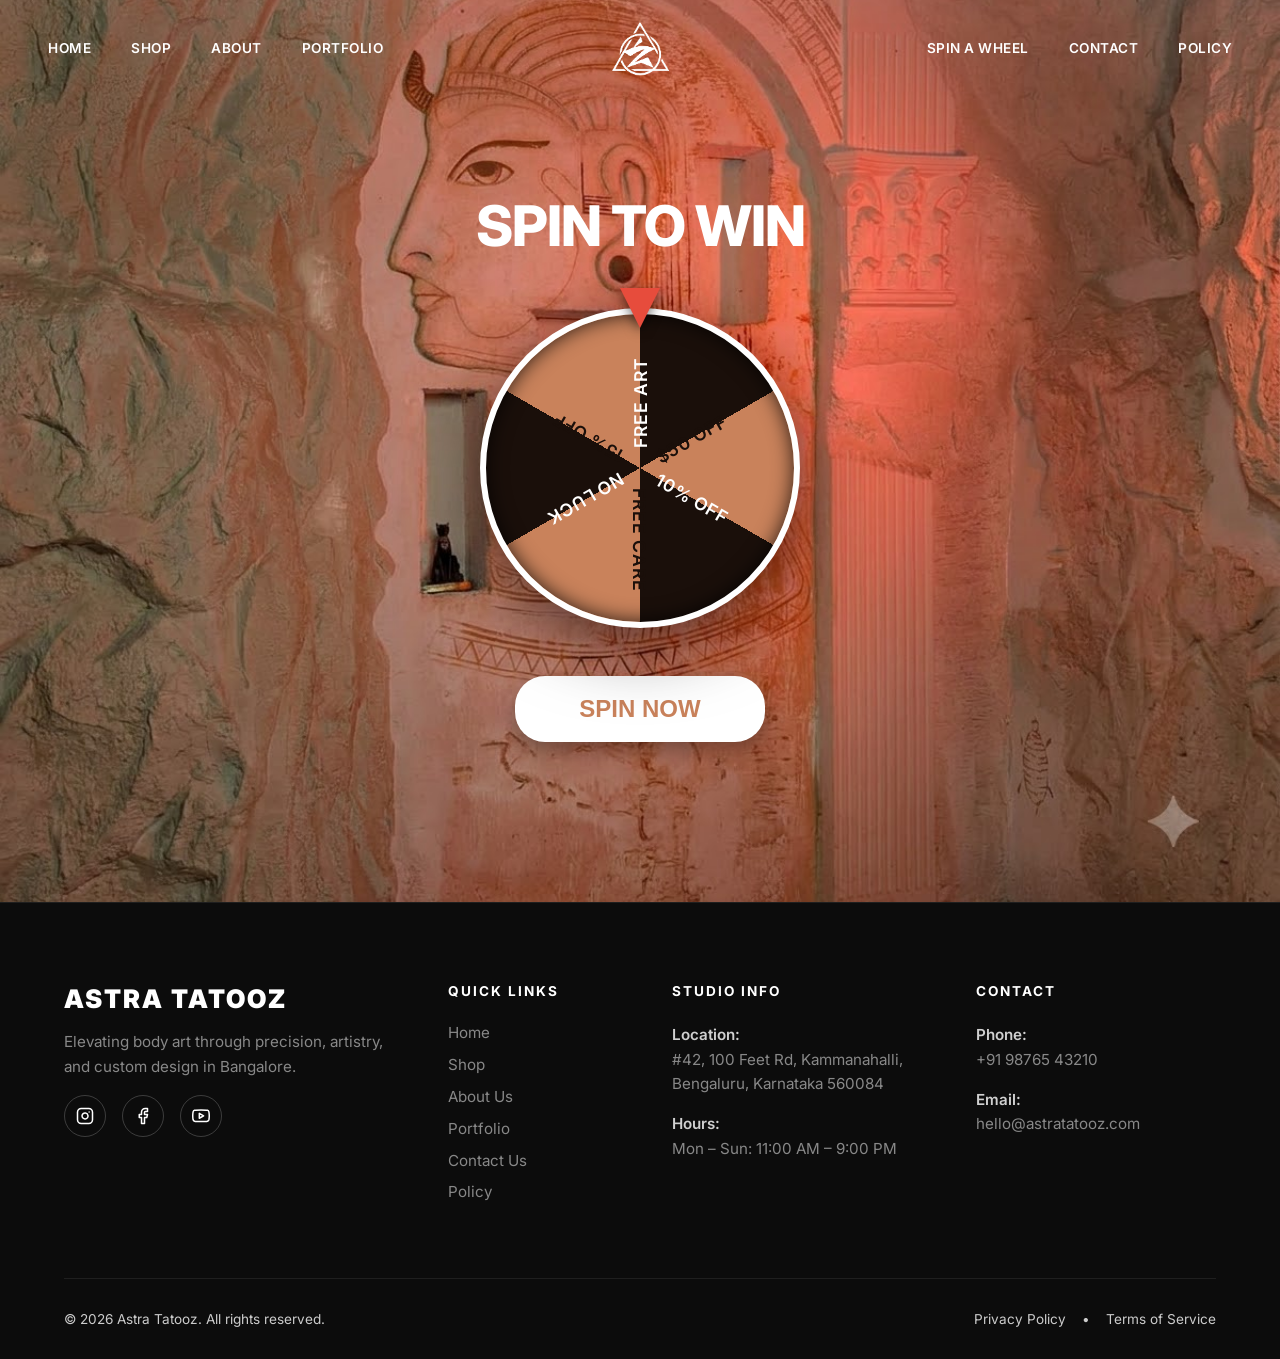
<file: spin.html>
<!DOCTYPE html>
<html lang="en">
<head>
    <meta charset="UTF-8">
    <meta name="viewport" content="width=device-width, initial-scale=1.0">
    <title>Spin a Wheel - Astra Tatooz</title>
    <link rel="preconnect" href="https://fonts.googleapis.com">
    <link rel="preconnect" href="https://fonts.gstatic.com" crossorigin>
    <link href="https://fonts.googleapis.com/css2?family=Inter:wght@400;500;600;800;900&display=swap" rel="stylesheet">
    <link rel="stylesheet" href="style.css?v=3">
    <style>
        .spin-container {
            display: flex;
            flex-direction: column;
            align-items: center;
            justify-content: center;
            padding: 6rem 1rem;
            min-height: 80vh;
        }
        .spin-title {
            font-size: 3.5rem;
            font-weight: 800;
            text-align: center;
            margin-bottom: 3rem;
            color: var(--text-color);
            letter-spacing: -1px;
        }
        .wheel-box {
            position: relative;
            width: 320px;
            height: 320px;
            margin-bottom: 3rem;
            filter: drop-shadow(0 15px 35px rgba(0,0,0,0.6));
        }
        .wheel {
            width: 100%;
            height: 100%;
            border-radius: 50%;
            border: 6px solid var(--text-color);
            transition: transform 4s cubic-bezier(0.17, 0.67, 0.12, 0.99);
            background: conic-gradient(
                #1a0f0a 0deg 60deg,
                #c9825b 60deg 120deg,
                #1a0f0a 120deg 180deg,
                #c9825b 180deg 240deg,
                #1a0f0a 240deg 300deg,
                #c9825b 300deg 360deg
            );
            position: relative;
            overflow: hidden;
            box-shadow: inset 0 0 20px rgba(0,0,0,0.8);
        }
        .wheel-slice {
            position: absolute;
            top: 50%;
            left: 50%;
            width: 50%;
            height: 20px;
            transform-origin: 0% 50%;
            font-size: 1.1rem;
            font-weight: 600;
            display: flex;
            align-items: center;
            padding-left: 20px;
            margin-top: -10px; /* half height */
            box-sizing: border-box;
            letter-spacing: 1px;
        }
        /* Slices setup */
        .slice-1 { transform: rotate(30deg); color: #fff; }
        .slice-2 { transform: rotate(90deg); color: #1a0f0a; }
        .slice-3 { transform: rotate(150deg); color: #fff; }
        .slice-4 { transform: rotate(210deg); color: #1a0f0a; }
        .slice-5 { transform: rotate(270deg); color: #fff; }
        .slice-6 { transform: rotate(330deg); color: #1a0f0a; }

        .pointer {
            position: absolute;
            top: -20px;
            left: 50%;
            transform: translateX(-50%);
            width: 0;
            height: 0;
            border-left: 20px solid transparent;
            border-right: 20px solid transparent;
            border-top: 40px solid #e74c3c;
            z-index: 10;
            filter: drop-shadow(0 4px 6px rgba(0,0,0,0.5));
        }
        .spin-btn-action {
            padding: 1.2rem 4rem;
            font-size: 1.5rem;
            font-weight: 800;
            background: var(--text-color);
            color: var(--bg-color);
            border: none;
            border-radius: 30px;
            cursor: pointer;
            text-transform: uppercase;
            box-shadow: 0 8px 20px rgba(0,0,0,0.3);
            transition: transform 0.2s;
        }
        .spin-btn-action:hover {
            transform: scale(1.05);
        }
        .spin-btn-action:disabled {
            opacity: 0.5;
            cursor: not-allowed;
            transform: none;
        }
        #spin-result {
            margin-top: 2rem;
            font-size: 1.8rem;
            font-weight: 800;
            min-height: 2rem;
            color: var(--text-color);
            text-align: center;
        }
        @media (max-width: 768px) {
            .wheel-box { width: 280px; height: 280px; }
            .spin-title { font-size: 2.5rem; }
            .wheel-slice { font-size: 0.9rem; padding-left: 15px; }
        }
    </style>
</head>
<body>

    <!-- Top Navigation -->
    <nav class="top-nav">
        <div class="nav-left">
            <a href="index.html">HOME</a>
            <a href="shop.html">SHOP</a>
            <a href="index.html#about">ABOUT</a>
            <a href="portfolio.html">PORTFOLIO</a>
        </div>
        
        <div class="nav-center">
            <a href="index.html" class="logo">
                <img src="assets/logo_black.png" alt="Astra Tatooz Logo" class="nav-logo-img">
            </a>
        </div>
        
        <div class="menu-toggle">&#9776;</div>
        <div class="nav-right">
            <a href="spin.html" class="active">SPIN A WHEEL</a>
            <a href="contact.html">CONTACT</a>
            <a href="policy.html">POLICY</a>
        </div>
    </nav>

    <!-- Spin a Wheel Content -->
    <div class="spin-container">
        <h1 class="spin-title">SPIN TO WIN</h1>
        <div class="wheel-box">
            <div class="pointer"></div>
            <div class="wheel" id="wheel">
                <div class="wheel-slice slice-1">10% OFF</div>
                <div class="wheel-slice slice-2">FREE CARE</div>
                <div class="wheel-slice slice-3">NO LUCK</div>
                <div class="wheel-slice slice-4">15% OFF</div>
                <div class="wheel-slice slice-5">FREE ART</div>
                <div class="wheel-slice slice-6">$50 OFF</div>
            </div>
        </div>
        <button class="spin-btn-action" id="spinBtn">SPIN NOW</button>
        <div id="spin-result"></div>
    </div>

    <!-- Footer -->
    <footer class="main-footer">
        <div class="footer-container">
            <div class="footer-col footer-brand">
                <a href="index.html" class="footer-logo">ASTRA TATOOZ</a>
                <p>Elevating body art through precision, artistry, and custom design in Bangalore.</p>
                <div class="footer-socials">
                    <a href="#" class="social-icon" aria-label="Instagram" onclick="event.preventDefault()">
                        <svg width="18" height="18" viewBox="0 0 24 24" fill="none" stroke="currentColor" stroke-width="2" stroke-linecap="round" stroke-linejoin="round"><rect x="2" y="2" width="20" height="20" rx="5" ry="5"/><path d="M16 11.37A4 4 0 1 1 12.63 8 4 4 0 0 1 16 11.37z"/><line x1="17.5" y1="6.5" x2="17.51" y2="6.5"/></svg>
                    </a>
                    <a href="#" class="social-icon" aria-label="Facebook" onclick="event.preventDefault()">
                        <svg width="18" height="18" viewBox="0 0 24 24" fill="none" stroke="currentColor" stroke-width="2" stroke-linecap="round" stroke-linejoin="round"><path d="M18 2h-3a5 5 0 0 0-5 5v3H7v4h3v8h4v-8h3l1-4h-4V7a1 1 0 0 1 1-1h3z"/></svg>
                    </a>
                    <a href="#" class="social-icon" aria-label="YouTube" onclick="event.preventDefault()">
                        <svg width="18" height="18" viewBox="0 0 24 24" fill="none" stroke="currentColor" stroke-width="2" stroke-linecap="round" stroke-linejoin="round"><path d="M22.54 6.42a2.78 2.78 0 0 0-1.94-2C18.88 4 12 4 12 4s-6.88 0-8.6.46a2.78 2.78 0 0 0-1.94 2A29 29 0 0 0 1 11.75a29 29 0 0 0 .46 5.33A2.78 2.78 0 0 0 3.4 19c1.72.46 8.6.46 8.6.46s6.88 0 8.6-.46a2.78 2.78 0 0 0 1.94-2 29 29 0 0 0 .46-5.25 29 29 0 0 0-.46-5.33z"/><polygon points="9.75 15.02 15.5 11.75 9.75 8.48 9.75 15.02"/></svg>
                    </a>
                </div>
            </div>

            <div class="footer-col">
                <h4>QUICK LINKS</h4>
                <ul>
                    <li><a href="index.html#home">Home</a></li>
                    <li><a href="shop.html">Shop</a></li>
                    <li><a href="index.html#about">About Us</a></li>
                    <li><a href="portfolio.html">Portfolio</a></li>
                    <li><a href="contact.html">Contact Us</a></li>
                    <li><a href="policy.html">Policy</a></li>
                </ul>
            </div>

            <div class="footer-col">
                <h4>STUDIO INFO</h4>
                <p><strong>Location:</strong><br>#42, 100 Feet Rd, Kammanahalli, Bengaluru, Karnataka 560084</p>
                <p><strong>Hours:</strong><br>Mon – Sun: 11:00 AM – 9:00 PM</p>
            </div>

            <div class="footer-col">
                <h4>CONTACT</h4>
                <p><strong>Phone:</strong><br>+91 98765 43210</p>
                <p><strong>Email:</strong><br>hello@astratatooz.com</p>
            </div>
        </div>

        <div class="footer-bottom">
            <p>&copy; 2026 Astra Tatooz. All rights reserved.</p>
            <div class="footer-legal">
                <a href="policy.html">Privacy Policy</a>
                <span>&bull;</span>
                <a href="policy.html">Terms of Service</a>
            </div>
        </div>
    </footer>

    <script>
        const menuToggle = document.querySelector('.menu-toggle');
        const topNav = document.querySelector('.top-nav');
        if(menuToggle) {
            menuToggle.addEventListener('click', () => {
                topNav.classList.toggle('mobile-active');
            });
        }

        const wheel = document.getElementById('wheel');
        const spinBtn = document.getElementById('spinBtn');
        const resultText = document.getElementById('spin-result');
        let currentRotation = 0;

        spinBtn.addEventListener('click', () => {
            spinBtn.disabled = true;
            resultText.innerText = "";
            const randomSpins = Math.floor(Math.random() * 5 + 5) * 360;
            const randomDegrees = Math.floor(Math.random() * 360);
            currentRotation += randomSpins + randomDegrees;
            wheel.style.transform = `rotate(${currentRotation}deg)`;

            setTimeout(() => {
                const normalizedRotation = currentRotation % 360;
                const pointerAngle = 270;
                let winningAngle = (pointerAngle - normalizedRotation + 360) % 360;
                
                let prize = "";
                if (winningAngle >= 0 && winningAngle < 60) prize = "10% OFF!";
                else if (winningAngle >= 60 && winningAngle < 120) prize = "FREE AFTERCARE!";
                else if (winningAngle >= 120 && winningAngle < 180) prize = "NO LUCK THIS TIME";
                else if (winningAngle >= 180 && winningAngle < 240) prize = "15% OFF!";
                else if (winningAngle >= 240 && winningAngle < 300) prize = "FREE CUSTOM ART!";
                else prize = "$50 OFF!";

                resultText.innerText = "You won: " + prize;
                spinBtn.disabled = false;
                spinBtn.innerText = "SPIN AGAIN";
            }, 4000);
        });
    </script>
</body>
</html>
</file>
<file: style.css>
:root {
    --bg-color: #c9825b;
    --text-color: #ffffff;
    --card-bg: rgba(15, 10, 5, 0.75);
}

* {
    margin: 0;
    padding: 0;
    box-sizing: border-box;
}

body {
    background-color: transparent;
    background-image: url('assets/astra_bg.jpg');
    background-repeat: no-repeat;
    background-size: cover;
    background-position: center center;
    background-attachment: fixed;
    color: var(--text-color);
    font-family: 'Inter', sans-serif;
    min-height: 100vh;
    display: flex;
    flex-direction: column;
    overflow-x: hidden;
}

/* Top Navigation */
.top-nav {
    display: flex;
    justify-content: space-between;
    align-items: center;
    padding: 2.5rem 3rem;
    position: relative;
    z-index: 1000;
}

.nav-left, .nav-right {
    display: flex;
    gap: 2.5rem;
}

.nav-left a, .nav-right a {
    text-decoration: none;
    color: var(--text-color);
    font-size: 0.85rem;
    font-weight: 600;
    letter-spacing: 0.5px;
    text-transform: uppercase;
    transition: opacity 0.3s;
}

.nav-left a:hover, .nav-right a:hover {
    opacity: 0.6;
}

.nav-center {
    position: absolute;
    left: 50%;
    transform: translateX(-50%);
}

.nav-logo-img {
    filter: invert(1) brightness(2);
    height: 75px;
    width: auto;
    object-fit: contain;
    margin-top: 12px;
}

.cursive-logo {
    font-family: 'Great Vibes', cursive;
    font-size: 2.2rem;
    font-weight: 400;
    color: var(--text-color);
}

/* Hero Section */
.hero-section {
    padding: 0 3rem;
    margin-top: 6rem;
    display: flex;
    flex-direction: column;
    align-items: center;
    width: 100%;
}

.title-wrapper {
    display: inline-block;
    width: fit-content;
    max-width: 100%;
}

.huge-title {
    font-size: 10.5vw;
    font-weight: 900;
    line-height: 0.8;
    letter-spacing: -4px;
    color: var(--text-color);
    margin-bottom: 0.8rem;
    width: 100%;
    text-align: center;
    white-space: nowrap;
}

.hero-subtitles {
    display: flex;
    justify-content: space-between;
    width: 100%;
    padding: 0;
}

.subtitle-left, .subtitle-right {
    font-size: 1.2rem;
    font-weight: 500;
    letter-spacing: 0.5px;
}

/* Call to Action */
.cta-container {
    text-align: center;
    margin-top: 6rem;
    margin-bottom: 4rem;
    flex-grow: 1;
}

.btn-outline {
    display: inline-block;
    padding: 0.7rem 1.8rem;
    border: 1px solid var(--text-color);
    border-radius: 50px;
    text-decoration: none;
    color: var(--text-color);
    font-size: 0.8rem;
    font-weight: 600;
    letter-spacing: 0.5px;
    transition: all 0.3s ease;
}

.btn-outline:hover {
    background-color: var(--text-color);
    color: var(--bg-color);
}

/* Testimonials Section */
.testimonials-section {
    padding: 6rem 4rem;
    width: 100%;
}

.testi-header {
    margin-bottom: 3rem;
}

.testi-subtitle {
    font-size: 0.8rem;
    font-weight: 600;
    letter-spacing: 1px;
    text-transform: uppercase;
    color: #d0d0d0;
    display: block;
    margin-bottom: 0.5rem;
}

.testi-title {
    font-size: 3.5rem;
    font-weight: 400;
    letter-spacing: -1px;
    color: var(--text-color);
}

.marquee-container {
    width: 100%;
    overflow: hidden;
    display: flex;
    flex-direction: column;
    gap: 2rem;
}

.marquee-track {
    display: flex;
    gap: 2rem;
    width: max-content;
    animation: scroll 35s linear infinite;
}

.marquee-track:hover {
    animation-play-state: paused;
}

@keyframes scroll {
    0% { transform: translateX(0); }
    100% { transform: translateX(calc(-50% - 1rem)); }
}

.review-card {
    background: var(--card-bg);
    border-radius: 20px;
    padding: 1rem;
    display: flex;
    flex-direction: column;
    box-shadow: 0 4px 20px rgba(0,0,0,0.05);
    width: 350px;
    flex-shrink: 0;
}

.review-text { font-size: 0.85rem; line-height: 1.4; color: #e0e0e0; margin-bottom: 1rem; display: -webkit-box; -webkit-line-clamp: 4; -webkit-box-orient: vertical; overflow: hidden; }

.review-images {
    width: 100%;
    margin-bottom: 1.5rem;
}

.review-images img {
    width: 100%;
    height: 100px;
    object-fit: cover;
    border-radius: 12px;
}

.review-images.multiple {
    display: flex;
    gap: 10px;
}

.review-images.multiple img {
    width: calc(50% - 5px);
}

.review-header {
    display: flex;
    flex-direction: column-reverse;
    align-items: flex-start;
    gap: 0.5rem;
    margin-bottom: 1rem;
}

.stars {
    color: #FFB900;
    font-size: 1.2rem;
    letter-spacing: 2px;
}

.review-author {
    font-size: 1.1rem;
    font-weight: 600;
    color: var(--text-color);
    margin-bottom: 0.8rem;
    margin-top: 0;
}

/* Gallery Grid */
.gallery-grid {
    display: grid;
    grid-template-columns: repeat(5, 1fr);
    gap: 12px;
    padding: 0 12px 12px 12px;
    width: 100%;
}

.grid-item {
    position: relative;
    width: 100%;
    aspect-ratio: 5 / 8;
    overflow: hidden;
    
    --pct: 100%;
    border-radius: 12px;
}

.compare-color {
    position: absolute;
    top: 0; left: 0;
    width: 100%; height: 110%;
    object-fit: cover;
    object-position: center top;
}

.compare-bw {
    position: absolute;
    top: 0; left: 0;
    width: 100%; height: 110%;
    object-fit: cover;
    object-position: center top;
    clip-path: polygon(0 0, var(--pct) 0, var(--pct) 100%, 0 100%);
    filter: grayscale(100%);
}

.compare-slider-line {
    position: absolute;
    top: 0;
    bottom: 0;
    left: var(--pct);
    width: 2px;
    background: var(--card-bg);
    pointer-events: none;
    transform: translateX(-50%);
    box-shadow: 0 0 10px rgba(0,0,0,0.5);
}

.compare-labels {
    position: absolute;
    top: 15px;
    right: 15px;
    background: rgba(255,255,255,0.9);
    border-radius: 20px;
    display: flex;
    padding: 3px;
    font-size: 0.75rem;
    font-weight: 600;
    box-shadow: 0 4px 15px rgba(0,0,0,0.1);
    pointer-events: none;
}
.compare-labels span {
    padding: 6px 12px;
    border-radius: 15px;
}
.compare-labels .label-after {
    background: #eef2ff;
    color: #4f46e5;
}
.compare-labels .label-before {
    color: #cccccc;
}

/* Responsive constraints */
@media (max-width: 1024px) {
    .huge-title { font-size: 10vw; }
    .gallery-grid { grid-template-columns: repeat(3, 1fr); }
    .reviews-grid { grid-template-columns: repeat(2, 1fr); }
}
.menu-toggle {
    display: none;
    font-size: 2.5rem;
    cursor: pointer;
    color: var(--text-color);
    position: absolute;
    right: 2rem;
    top: 2rem;
    z-index: 1001;
}

@media (max-width: 600px) {
    .menu-toggle {
        display: block;
    }
    .top-nav {
        flex-direction: column;
        padding: 2rem;
        transition: height 0.3s ease, background 0.3s ease;
        overflow: hidden;
    }
    .top-nav .nav-left, .top-nav .nav-right {
        display: none;
        flex-direction: column;
        width: 100%;
        text-align: center;
        gap: 1.5rem;
        margin-top: 2rem;
    }
    .top-nav.mobile-active {
        position: fixed;
        top: 0; left: 0;
        width: 100%;
        height: 100vh;
        background: var(--bg-color);
        z-index: 1000;
        justify-content: flex-start;
        padding-top: 8rem;
    }
    .top-nav.mobile-active .nav-left,
    .top-nav.mobile-active .nav-right {
        display: flex;
    }
    .nav-center {
        position: absolute;
        top: 1.5rem;
        left: 2rem;
        transform: none;
        z-index: 1001;
    }
    .nav-logo-img {
    filter: invert(1) brightness(2);
        height: 35px;
    }
    .hero-subtitles { flex-direction: column; gap: 1rem; text-align: center; }
    .huge-title { font-size: 11vw; letter-spacing: -2px; }
    .gallery-grid { grid-template-columns: 1fr; gap: 1rem; }
    .reviews-grid { grid-template-columns: 1fr; }
    .testimonials-section { padding: 4rem 2rem; }
    .testi-title { font-size: 2.5rem; }
}

/* Booking Modal */
.booking-modal-overlay {
    position: fixed;
    top: 0; left: 0;
    width: 100vw; height: 100vh;
    background: rgba(0, 0, 0, 0.7);
    backdrop-filter: blur(8px);
    -webkit-backdrop-filter: blur(8px);
    display: flex;
    justify-content: center;
    align-items: center;
    z-index: 1000;
    opacity: 0;
    pointer-events: none;
    transition: opacity 0.3s ease;
}

.booking-modal-overlay.active {
    opacity: 1;
    pointer-events: all;
}

.booking-modal {
    background: #111;
    color: #f5f5f5;
    padding: 3rem;
    border-radius: 20px;
    width: 90%;
    max-width: 500px;
    position: relative;
    box-shadow: 0 25px 50px -12px rgba(0, 0, 0, 0.5);
    border: 1px solid rgba(255,255,255,0.1);
    transform: translateY(20px);
    transition: transform 0.3s ease;
}

.booking-modal-overlay.active .booking-modal {
    transform: translateY(0);
}

.close-btn {
    position: absolute;
    top: 1.5rem;
    right: 1.5rem;
    background: none;
    border: none;
    color: #888;
    font-size: 2rem;
    line-height: 1;
    cursor: pointer;
    transition: color 0.2s;
}

.close-btn:hover {
    color: #fff;
}

#bookingFormContainer h2 {
    font-size: 1.8rem;
    margin-bottom: 0.5rem;
    font-weight: 600;
}

#bookingFormContainer p {
    color: #999;
    font-size: 0.9rem;
    margin-bottom: 2rem;
}

.form-group {
    margin-bottom: 1.2rem;
}

.form-row {
    display: flex;
    gap: 1rem;
}

.form-row .form-group {
    flex: 1;
}

.form-group label {
    display: block;
    margin-bottom: 0.4rem;
    font-size: 0.8rem;
    text-transform: uppercase;
    letter-spacing: 1px;
    color: #aaa;
}

.form-group input, 
.form-group select, 
.form-group textarea {
    width: 100%;
    padding: 0.8rem;
    background: #222;
    border: 1px solid #333;
    border-radius: 8px;
    color: #fff;
    font-family: inherit;
    font-size: 0.95rem;
    transition: border-color 0.2s, box-shadow 0.2s;
}

.form-group input:focus, 
.form-group select:focus, 
.form-group textarea:focus {
    outline: none;
    border-color: #cccccc;
    box-shadow: 0 0 0 2px rgba(255,255,255,0.1);
}

.form-group select {
    appearance: none;
    background-image: url("data:image/svg+xml;charset=US-ASCII,%3Csvg%20xmlns%3D%22http%3A%2F%2Fwww.w3.org%2F2000%2Fsvg%22%20width%3D%22292.4%22%20height%3D%22292.4%22%3E%3Cpath%20fill%3D%22%23999%22%20d%3D%22M287%2069.4a17.6%2017.6%200%200%200-13-5.4H18.4c-5%200-9.3%201.8-12.9%205.4A17.6%2017.6%200%200%200%200%2082.2c0%205%201.8%209.3%205.4%2012.9l128%20127.9c3.6%203.6%207.8%205.4%2012.8%205.4s9.2-1.8%2012.8-5.4L287%2095c3.5-3.5%205.4-7.8%205.4-12.8%200-5-1.9-9.2-5.5-12.8z%22%2F%3E%3C%2Fsvg%3E");
    background-repeat: no-repeat;
    background-position: right 1rem top 50%;
    background-size: 0.65rem auto;
}

.submit-btn {
    width: 100%;
    padding: 1rem;
    background: var(--card-bg);
    color: #000;
    border: none;
    border-radius: 8px;
    font-size: 1rem;
    font-weight: 600;
    letter-spacing: 1px;
    margin-top: 1rem;
    cursor: pointer;
    transition: transform 0.2s, opacity 0.2s;
}

.submit-btn:hover {
    opacity: 0.9;
    transform: translateY(-2px);
}

.submit-btn:active {
    transform: translateY(0);
}

#bookingSuccessContainer {
    flex-direction: column;
    align-items: center;
    text-align: center;
    padding: 2rem 0;
}

.success-icon {
    width: 60px;
    height: 60px;
    background: #4caf50;
    color: white;
    border-radius: 50%;
    display: flex;
    justify-content: center;
    align-items: center;
    font-size: 2rem;
    margin-bottom: 1.5rem;
}

#bookingSuccessContainer h2 {
    font-size: 1.8rem;
    margin-bottom: 1rem;
}

#bookingSuccessContainer p {
    color: #aaa;
    line-height: 1.6;
}

/* Shop Page Styles */
.shop-body {
    background-color: transparent;
    background-image: url('assets/astra_bg.jpg');
    background-repeat: no-repeat;
    background-size: cover;
    background-position: center center;
    background-attachment: fixed;
    color: var(--text-color);
    font-family: 'Inter', sans-serif;
    min-height: 100vh;
    display: flex;
    flex-direction: column;
    overflow-x: hidden;
}

.shop-body .top-nav a.active {
    opacity: 0.5;
    border-bottom: 2px solid var(--text-color);
    padding-bottom: 4px;
}

.shop-hero {
    text-align: center;
    padding: 6rem 2rem 3rem;
}

.shop-title {
    font-size: 3.5rem;
    font-weight: 400;
    letter-spacing: -1px;
    margin-bottom: 0.5rem;
}

.shop-subtitle {
    font-size: 1.1rem;
    color: #cccccc;
    letter-spacing: 1px;
    text-transform: uppercase;
}

.shop-container {
    padding: 2rem 5%;
    max-width: 1400px;
    margin: 0 auto;
    margin-bottom: 6rem;
}

.product-grid {
    display: grid;
    grid-template-columns: repeat(auto-fill, minmax(300px, 1fr));
    gap: 3rem;
}

.product-card {
    background: var(--card-bg);
    border-radius: 12px;
    overflow: hidden;
    box-shadow: 0 4px 20px rgba(0,0,0,0.04);
    transition: transform 0.3s ease, box-shadow 0.3s ease;
    display: flex;
    flex-direction: column;
}

.product-card:hover {
    transform: translateY(-5px);
    box-shadow: 0 12px 30px rgba(0,0,0,0.08);
}

.product-image {
    width: 100%;
    aspect-ratio: 1;
    background: #f8f8f8;
    overflow: hidden;
    position: relative;
    display: flex;
    align-items: center;
    justify-content: center;
}

.product-image img {
    width: 100%;
    height: 100%;
    object-fit: cover;
    transition: transform 0.5s ease;
}

.product-card:hover .product-image img {
    transform: scale(1.05);
}

.product-info {
    padding: 2rem;
    display: flex;
    flex-direction: column;
    flex-grow: 1;
}

.product-name {
    font-size: 1.2rem;
    font-weight: 600;
    margin-bottom: 0.5rem;
    color: #ffffff;
}

.product-price {
    font-size: 1.1rem;
    font-weight: 500;
    color: #cccccc;
    margin-bottom: 1.5rem;
}

.add-to-cart {
    margin-top: auto;
    padding: 0.8rem;
    background: transparent;
    color: var(--text-color);
    border: 1px solid var(--text-color);
    border-radius: 50px;
    font-size: 0.85rem;
    font-weight: 600;
    letter-spacing: 1px;
    text-transform: uppercase;
    cursor: pointer;
    transition: all 0.3s ease;
}

.add-to-cart:hover {
    background: var(--text-color);
    color: #fff;
}

/* Portfolio Page Styles */
.portfolio-hero {
    text-align: center;
    padding: 6rem 2rem 3rem;
}

.portfolio-title {
    font-size: 3.5rem;
    font-weight: 400;
    letter-spacing: -1px;
    margin-bottom: 0.5rem;
}

.portfolio-subtitle {
    font-size: 1.1rem;
    color: #cccccc;
    letter-spacing: 1px;
    text-transform: uppercase;
}

.portfolio-container {
    padding: 2rem 5%;
    max-width: 1400px;
    margin: 0 auto;
    margin-bottom: 6rem;
}

/* Masonry Layout */
.masonry-grid {
    column-count: 3;
    column-gap: 1.5rem;
}

@media (max-width: 1024px) {
    .masonry-grid {
        column-count: 2;
    }
}

@media (max-width: 768px) {
    .masonry-grid {
        column-count: 1;
    }
}

.masonry-item {
    break-inside: avoid;
    margin-bottom: 1.5rem;
    border-radius: 12px;
    overflow: hidden;
    position: relative;
    background: #f8f8f8;
}

.masonry-item img {
    width: 100%;
    display: block;
    transition: transform 0.5s ease, filter 0.5s ease;
}

/* Hover Effect */
.masonry-item:hover img {
    transform: scale(1.05);
    filter: brightness(0.8);
}

.masonry-item::after {
    content: "VIEW";
    position: absolute;
    top: 50%;
    left: 50%;
    transform: translate(-50%, -50%);
    color: white;
    font-size: 1.2rem;
    font-weight: 600;
    letter-spacing: 2px;
    opacity: 0;
    transition: opacity 0.3s ease;
    pointer-events: none;
}

.masonry-item:hover::after {
    opacity: 1;
}

/* Lightbox Modal */
.lightbox {
    position: fixed;
    top: 0;
    left: 0;
    width: 100vw;
    height: 100vh;
    background-color: rgba(0, 0, 0, 0.9);
    display: none; /* hidden by default */
    justify-content: center;
    align-items: center;
    z-index: 2000;
    opacity: 0;
    transition: opacity 0.3s ease;
}

.lightbox.active {
    opacity: 1;
}

.lightbox-content {
    max-width: 90%;
    max-height: 90%;
    box-shadow: 0 4px 30px rgba(0, 0, 0, 0.5);
    border-radius: 8px;
    object-fit: contain;
    transform: scale(0.95);
    transition: transform 0.3s ease;
}

.lightbox.active .lightbox-content {
    transform: scale(1);
}

.lightbox-close {
    position: absolute;
    top: 2rem;
    right: 3rem;
    color: #fff;
    font-size: 3rem;
    font-weight: 300;
    cursor: pointer;
    transition: color 0.2s;
    user-select: none;
}

.lightbox-close:hover {
    color: #ccc;
}

/* --- Shatter Toggle Widget & Animation --- */
.toggle-widget {
    position: absolute;
    top: 15px;
    left: 50%;
    transform: translateX(-50%);
    background: rgba(0, 0, 0, 0.8);
    backdrop-filter: blur(10px);
    border: 1px solid rgba(255,255,255,0.1);
    border-radius: 30px;
    display: flex;
    padding: 4px;
    z-index: 10;
    cursor: pointer;
    box-shadow: 0 4px 15px rgba(0,0,0,0.3);
}

.toggle-widget span {
    padding: 6px 16px;
    border-radius: 20px;
    font-size: 0.75rem;
    font-weight: 600;
    text-transform: uppercase;
    letter-spacing: 1px;
    color: #888;
    transition: all 0.3s ease;
}

.toggle-widget span.active {
    background: var(--card-bg);
    color: #000;
    box-shadow: 0 2px 10px rgba(0,0,0,0.1);
}

/* Override old compare CSS */
.compare-bw {
    position: absolute;
    top: 0; left: 0;
    width: 100%; height: 110%;
    object-fit: cover;
    object-position: center top;
    filter: grayscale(100%);
    clip-path: none !important;
    z-index: 1;
}

@property --r {
    syntax: "<percentage>";
    inherits: false;
    initial-value: 0%;
}

.compare-color {
    position: absolute;
    top: 0; left: 0;
    width: 100%; height: 110%;
    object-fit: cover;
    object-position: center top;
    z-index: 2;
    pointer-events: none;
    
    /* Animation state */
    --r: 0%;
    transition: --r 0.6s cubic-bezier(0.65, 0, 0.35, 1);
    
    /* Masking */
    -webkit-mask-image: 
        radial-gradient(circle at 20% 30%, black var(--r), transparent calc(var(--r) + 1%)),
        radial-gradient(circle at 80% 20%, black var(--r), transparent calc(var(--r) + 1%)),
        radial-gradient(circle at 50% 80%, black var(--r), transparent calc(var(--r) + 1%)),
        radial-gradient(circle at 30% 60%, black var(--r), transparent calc(var(--r) + 1%)),
        radial-gradient(circle at 70% 60%, black var(--r), transparent calc(var(--r) + 1%));
    mask-image: 
        radial-gradient(circle at 20% 30%, black var(--r), transparent calc(var(--r) + 1%)),
        radial-gradient(circle at 80% 20%, black var(--r), transparent calc(var(--r) + 1%)),
        radial-gradient(circle at 50% 80%, black var(--r), transparent calc(var(--r) + 1%)),
        radial-gradient(circle at 30% 60%, black var(--r), transparent calc(var(--r) + 1%)),
        radial-gradient(circle at 70% 60%, black var(--r), transparent calc(var(--r) + 1%));
    -webkit-mask-size: 100% 100%;
    -webkit-mask-repeat: no-repeat;
    mask-size: 100% 100%;
    mask-repeat: no-repeat;
}

.show-color .compare-color {
    --r: 100%;
}

@supports not (background: paint(something)) {
    .compare-color {
        -webkit-mask-image: none;
        mask-image: none;
        clip-path: circle(0% at 50% 50%);
        transition: clip-path 0.6s cubic-bezier(0.65, 0, 0.35, 1);
    }
    .show-color .compare-color {
        clip-path: circle(150% at 50% 50%);
    }
}

/* --- Orbital Portfolio Dark Theme --- */
body.dark-theme {
    background-color: #0c0c0c;
    color: #fff;
    /* Starfield noise */
    background-image: 
        radial-gradient(circle at 15% 50%, rgba(255,255,255,0.03) 1px, transparent 1px),
        radial-gradient(circle at 85% 30%, rgba(255,255,255,0.04) 1px, transparent 1px),
        radial-gradient(circle at 50% 80%, rgba(255,255,255,0.03) 1px, transparent 1px),
        radial-gradient(circle at 30% 20%, rgba(255,255,255,0.02) 2px, transparent 2px),
        radial-gradient(circle at 75% 75%, rgba(255,255,255,0.02) 2px, transparent 2px);
    background-size: 300px 300px;
    background-repeat: no-repeat;
    background-size: cover;
    background-position: center center;
    overflow-x: hidden;
}

.dark-nav .logo img {
    filter: invert(1);
}
.dark-nav a {
    color: #fff;
}
.dark-nav a:hover, .dark-nav a.active {
    color: #999;
}
/* Ensure the nav doesn't have a white background on the dark theme */
body.dark-theme .top-nav {
    border-bottom: 1px solid rgba(255,255,255,0.1);
}

.orbital-container {
    position: relative;
    width: 100vw;
    height: 100vh;
    overflow: hidden;
    display: flex;
    align-items: center;
    justify-content: center;
    margin-top: -80px; /* Offset nav height to truly center */
}

.orbital-center {
    text-align: center;
    z-index: 10;
    pointer-events: none;
}
.orbital-center h1 {
    font-size: 4.5rem;
    font-weight: 300;
    letter-spacing: 4px;
    margin-bottom: 1.5rem;
    text-transform: uppercase;
    line-height: 1.1;
    color: #f0f0f0;
}
.orbital-center p {
    font-size: 1rem;
    color: #888;
    max-width: 320px;
    margin: 0 auto;
    line-height: 1.6;
}

/* Orbital Lines */
.orbit-line {
    position: absolute;
    border: 1px solid rgba(255,255,255,0.08);
    border-radius: 50%;
    pointer-events: none;
    animation: rotateOrbit linear infinite;
    top: 50%; left: 50%;
}

.orbit-1 { width: 140vw; height: 140vw; margin-top: -70vw; margin-left: -70vw; animation-duration: 120s; }
.orbit-2 { width: 90vw; height: 90vw; margin-top: -45vw; margin-left: -45vw; animation-duration: 90s; animation-direction: reverse; }
.orbit-3 { width: 60vw; height: 60vw; margin-top: -30vw; margin-left: -30vw; animation-duration: 60s; }

@keyframes rotateOrbit {
    from { transform: rotate(0deg); }
    to { transform: rotate(360deg); }
}

/* Scattered Items */
.orbit-item {
    position: absolute;
    transition: transform 0.5s cubic-bezier(0.25, 1, 0.5, 1);
    cursor: pointer;
    z-index: 5;
    box-shadow: 0 20px 50px rgba(0,0,0,0.8);
    background: #222;
    overflow: hidden; /* Ensure images don't spill out when scaled/shifted */
}
.orbit-item:hover {
    transform: scale(1.05);
    z-index: 20;
}
.orbit-item img {
    width: 100%;
    height: 100%;
    object-fit: cover;
    transition: filter 0.5s ease;
}

/* Crop out the unwanted left margin/dot from the 5th image */
.orbit-pos-5 img {
    width: 120%;
    height: 120%;
    object-position: right center;
    position: relative;
    left: -10%;
}

/* Organic positioning to exactly match reference */
.orbit-pos-1 { top: 2%; left: 42%; width: 18vw; height: 18vh; }      /* Top Header below logo */
.orbit-pos-2 { top: 12%; left: 20%; width: 10vw; height: 18vh; }     /* Top Left */
.orbit-pos-3 { top: 45%; left: 5%; width: 15vw; height: 35vh; }      /* Bottom Left */
.orbit-pos-4 { top: 22%; right: 10%; width: 16vw; height: 35vh; }    /* Middle Right */
.orbit-pos-5 { bottom: 5%; left: 35%; width: 12vw; height: 20vh; }   /* Bottom Center-Left */
.orbit-pos-6 { bottom: -2%; right: 18%; width: 15vw; height: 18vh; } /* Bottom Right */

/* Simple Hover Color Image (Homepage Gallery) */
.hover-color-img {
    width: 100%;
    height: 100%;
    object-fit: cover;
    filter: grayscale(100%);
    transition: filter 0.5s ease, transform 0.5s ease;
}
.grid-item:hover .hover-color-img {
    filter: grayscale(0%);
    transform: scale(1.05);
}

/* Premium About Section */
.premium-about-section {
    padding: 8rem 5%;
    background-color: transparent;
}
.section-subtitle {
    font-size: 0.8rem;
    font-weight: 600;
    letter-spacing: 1.5px;
    text-transform: uppercase;
    color: #d0d0d0;
    display: block;
    margin-bottom: 0.5rem;
}
.about-section-title {
    text-align: center;
    font-size: 3.5rem;
    font-weight: 400;
    letter-spacing: -1px;
    color: var(--text-color);
    margin-bottom: 0;
}
.about-container {
    max-width: 90%;
    margin: 0 auto;
    display: flex;
    flex-direction: column;
    gap: 8rem;
}
.about-row {
    display: flex;
    align-items: stretch;
    justify-content: space-between;
    gap: 8rem;
}
.about-row.reverse-row {
    flex-direction: row-reverse;
}
.about-text {
    flex: 1.2;
    max-width: 800px;
    display: flex;
    flex-direction: column;
    justify-content: center; /* Groups text in the middle */
    gap: 1.5rem; /* Tighter gap between heading and text */
    padding: 0;
    margin-top: -3rem; /* Pushes the entire grouped block slightly up */
}
.about-text h2 {
    font-size: 3.5rem;
    font-weight: 400;
    letter-spacing: -1px;
    line-height: 1.15;
    margin: 0;
    color: var(--text-color);
}
.about-text p {
    font-size: 1.4rem;
    line-height: 1.8;
    color: #cccccc;
    margin: 0;
}
.about-image {
    flex: 1;
    max-width: 350px;
    position: relative;
    border-radius: 20px;
    overflow: hidden;
    box-shadow: 0 30px 60px rgba(0,0,0,0.15);
}
.about-image img {
    width: 100%;
    height: 100%;
    display: block;
    object-fit: cover;
    transition: transform 0.7s ease;
}
/* Tablet responsiveness (keep desktop structure intact) */
@media (min-width: 601px) and (max-width: 1024px) {
    .top-nav {
        padding: 1.8rem 2rem;
    }
    .nav-left a, .nav-right a {
        font-size: 0.8rem;
        margin: 0 0.5rem;
    }
    .huge-title {
        font-size: 9.5vw;
    }
    .about-container {
        max-width: 95%;
    }
    .about-row {
        gap: 3rem;
    }
    .about-text h2 {
        font-size: 2.8rem;
    }
    .about-text p {
        font-size: 1.15rem;
    }
    .about-image {
        max-width: 380px;
    }
}

@media (max-width: 600px) {
    .about-section-title {
        font-size: 2.5rem;
        margin-bottom: 3rem;
    }
    .about-row, .about-row.reverse-row {
        flex-direction: column;
        gap: 3rem;
    }
    .about-text {
        max-width: 100%;
        margin-top: 0;
    }
    .about-text h2 {
        font-size: 3rem;
    }
    .about-image {
        max-width: 100%;
        width: 100%;
        height: auto;
    }
    .about-image img {
        height: auto;
    }
}

@media (max-width: 600px) {
    /* Booking Modal */
    .booking-modal {
        padding: 2rem 1.5rem;
        width: 95%;
    }
    #bookingFormContainer h2 {
        font-size: 1.5rem;
    }
    
    /* Portfolio Orbital Mobile Fixes */
    .orbital-container {
        height: auto;
        overflow: visible;
        margin-top: 2rem;
        padding: 0 1.5rem 4rem 1.5rem;
        display: block;
    }
    .orbital-center {
        position: relative;
        margin-bottom: 3rem;
        text-align: center;
    }
    .orbital-center h1 {
        font-size: 3rem;
    }
    .orbital-center p {
        max-width: 100%;
        font-size: 1.1rem;
    }
    .orbit-item {
        position: relative !important;
        top: auto !important;
        left: auto !important;
        right: auto !important;
        bottom: auto !important;
        width: 100% !important;
        height: 350px !important;
        margin-bottom: 1.5rem;
        box-shadow: none;
    }
    .orbit-item img {
        border-radius: 12px;
    }
    .orbit-line { 
        display: none; 
    }
}

/* Bottom CTA Section */
.bottom-cta-section {
    padding: 7rem 2rem;
    background-color: transparent;
    text-align: center;
    border-top: 1px solid rgba(0,0,0,0.06);
}

.dark-theme .bottom-cta-section {
    border-top: 1px solid rgba(255,255,255,0.06);
}

.bottom-cta-container {
    max-width: 700px;
    margin: 0 auto;
    display: flex;
    flex-direction: column;
    align-items: center;
    gap: 1.2rem;
}

.bottom-cta-title {
    font-size: 3.5rem;
    font-weight: 400;
    letter-spacing: -1px;
    color: var(--text-color);
    line-height: 1.1;
    margin: 0;
}

.bottom-cta-desc {
    font-size: 1.2rem;
    color: #cccccc;
    margin-bottom: 1.5rem;
}

.btn-primary {
    display: inline-block;
    padding: 1.2rem 2.8rem;
    background-color: var(--text-color);
    color: var(--bg-color);
    border: 1px solid var(--text-color);
    border-radius: 50px;
    font-size: 0.9rem;
    font-weight: 600;
    letter-spacing: 2px;
    text-transform: uppercase;
    cursor: pointer;
    text-decoration: none;
    transition: all 0.3s ease;
}

.btn-primary:hover {
    background-color: transparent;
    color: var(--text-color);
    transform: translateY(-2px);
    box-shadow: 0 10px 20px rgba(0,0,0,0.1);
}

/* Footer Styling (Clean & Professional B&W) */
.main-footer {
    background-color: #0c0c0c;
    color: #a0a0a0;
    padding: 5rem 5% 2rem;
    font-size: 0.95rem;
    border-top: 1px solid rgba(255,255,255,0.08);
}

.footer-container {
    max-width: 1300px;
    margin: 0 auto;
    display: grid;
    grid-template-columns: 2fr 1fr 1.5fr 1.5fr;
    gap: 4rem;
    margin-bottom: 4rem;
}

.footer-brand .footer-logo {
    font-size: 1.6rem;
    font-weight: 900;
    letter-spacing: 2px;
    color: #ffffff;
    text-decoration: none;
    display: inline-block;
    margin-bottom: 1rem;
}

.footer-brand p {
    line-height: 1.7;
    margin-bottom: 1.5rem;
    color: #888;
    max-width: 320px;
}

.footer-socials {
    display: flex;
    gap: 1rem;
}

.social-icon {
    display: flex;
    align-items: center;
    justify-content: center;
    width: 42px;
    height: 42px;
    border-radius: 50%;
    border: 1px solid rgba(255,255,255,0.2);
    color: #ffffff;
    text-decoration: none;
    transition: all 0.3s ease;
}

.social-icon:hover {
    background-color: #ffffff;
    color: #0c0c0c;
    border-color: #ffffff;
    transform: translateY(-3px);
}

.footer-col h4 {
    font-size: 0.85rem;
    font-weight: 700;
    letter-spacing: 2px;
    color: #ffffff;
    margin-bottom: 1.5rem;
    text-transform: uppercase;
}

.footer-col ul {
    list-style: none;
    padding: 0;
    margin: 0;
}

.footer-col ul li {
    margin-bottom: 0.8rem;
}

.footer-col ul li a {
    color: #888;
    text-decoration: none;
    transition: color 0.2s ease;
}

.footer-col ul li a:hover {
    color: #ffffff;
}

.footer-col p {
    line-height: 1.6;
    margin-bottom: 1rem;
    color: #888;
}

.footer-col p strong {
    color: #d0d0d0;
    font-weight: 600;
}

.footer-bottom {
    max-width: 1300px;
    margin: 0 auto;
    padding-top: 2rem;
    border-top: 1px solid rgba(255,255,255,0.08);
    display: flex;
    justify-content: space-between;
    align-items: center;
    flex-wrap: wrap;
    gap: 1rem;
    font-size: 0.85rem;
    color: #cccccc;
}

.footer-legal {
    display: flex;
    gap: 1rem;
    align-items: center;
}

.footer-legal a {
    color: #cccccc;
    text-decoration: none;
    transition: color 0.2s;
}

.footer-legal a:hover {
    color: #aaa;
}

@media (max-width: 900px) {
    .bottom-cta-title {
        font-size: 2.5rem;
    }
    .footer-container {
        grid-template-columns: 1fr 1fr;
        gap: 2.5rem;
    }
}

@media (max-width: 600px) {
    .footer-container {
        grid-template-columns: 1fr;
        gap: 2rem;
    }
    .footer-bottom {
        flex-direction: column;
        text-align: center;
    }
}

/* --- COMPREHENSIVE MOBILE OVERRIDES (ADDED) --- */
@media (max-width: 768px) {
    /* Global Resets */
    body {
    background-color: transparent;
    background-image: url('assets/astra_bg.jpg');
    background-repeat: no-repeat;
    background-size: cover;
    background-position: center center;
    background-attachment: fixed;
    color: var(--text-color);
    font-family: 'Inter', sans-serif;
    min-height: 100vh;
    display: flex;
    flex-direction: column;
    overflow-x: hidden;
}

    /* Top Nav */
    .menu-toggle { display: block; right: 1.5rem; top: 1.5rem; font-size: 2rem; }
    .top-nav { padding: 1rem; }
    .top-nav .nav-left, .top-nav .nav-right { display: none; flex-direction: column; width: 100%; text-align: center; gap: 1.5rem; margin-top: 2rem; }
    .nav-center { left: 1.5rem; top: 1.2rem; transform: none; position: absolute; }
    .nav-logo-img {
    filter: invert(1) brightness(2); height: 30px; }
    
    .top-nav.mobile-active {
        position: fixed; top: 0; left: 0; width: 100%; height: 100vh;
        background: var(--bg-color); z-index: 1000; justify-content: flex-start; padding-top: 6rem;
    }
    .top-nav.mobile-active .nav-left, .top-nav.mobile-active .nav-right { display: flex; }
    
    /* Hero Section */
    .hero-section { padding: 0 1.5rem; margin-top: 3rem; }
    .huge-title { font-size: 15vw; letter-spacing: -2px; margin-bottom: 1.5rem; white-space: normal; line-height: 1; word-break: break-word; }
    .hero-subtitles { flex-direction: column; gap: 0.8rem; text-align: center; }
    .subtitle-left, .subtitle-right { font-size: 0.95rem; }
    
    /* CTA */
    .cta-container { margin-top: 3rem; margin-bottom: 3rem; }
    .btn-outline, .btn-primary { padding: 1rem 2rem; font-size: 0.9rem; }

    /* Gallery */
    .gallery-wrapper { padding: 1rem 0; }
    .gallery-grid { display: flex; width: max-content; gap: 15px; padding: 0; animation: scrollGallery 15s linear infinite; }
    .grid-item { width: 36vw; flex-shrink: 0; border-radius: 15px; }
    .grid-item img, .hover-color-img { border-radius: inherit; }
    .mobile-clone { display: block; }
    @keyframes scrollGallery {
        0% { transform: translateX(0); }
        100% { transform: translateX(calc(-50% - 7.5px)); }
    }

    /* Testimonials */
    .testimonials-section { padding: 3rem 1.5rem; }
    .testi-title { font-size: 2rem; text-align: center; margin-bottom: 1rem; }
    .testi-header > div { flex-direction: column; text-align: center; justify-content: center; }
    .review-card { width: 37.5vw; padding: 1rem; border-radius: 15px; }
    .review-author { font-size: 1rem; }
    .review-text { font-size: 0.8rem; margin-bottom: 0.8rem; }
    .review-images img { height: 80px; border-radius: 6px; }

    /* About Section */
    .premium-about-section { padding: 4rem 1.5rem; }
    .about-container { gap: 4rem; width: 100%; max-width: 100%; }
    .about-row, .about-row.reverse-row { flex-direction: column; gap: 2rem; }
    .about-section-title { font-size: 2.2rem; margin-bottom: 2rem; }
    .about-text { margin-top: 0; }
    .about-text h2 { font-size: 1.8rem; line-height: 1.2; }
    .about-text p { font-size: 1rem; line-height: 1.6; }
    .about-image { border-radius: 12px; max-width: 100%; }
    
    /* Bottom CTA */
    .bottom-cta-section { padding: 4rem 1.5rem; }
    .bottom-cta-title { font-size: 2.2rem; }
    .bottom-cta-desc { font-size: 1rem; }

    /* Footer */
    .main-footer { padding: 3rem 1.5rem 2rem; }
    .footer-container { grid-template-columns: 1fr; gap: 2rem; margin-bottom: 2rem; }
    .footer-brand .footer-logo { font-size: 1.4rem; }
    .footer-col h4 { margin-bottom: 1rem; }
    
    /* Shop */
    .shop-hero { padding: 4rem 1.5rem 2rem; }
    .shop-title { font-size: 2.2rem; }
    .shop-container { padding: 1rem 1.5rem; margin-bottom: 4rem; }
    .product-grid { grid-template-columns: 1fr; gap: 2rem; }
    
    /* Portfolio */
    .portfolio-hero { padding: 4rem 1.5rem 2rem; }
    .portfolio-title { font-size: 2.2rem; }
    .portfolio-container { padding: 1rem 1.5rem; margin-bottom: 4rem; }
    .masonry-grid { column-count: 1; column-gap: 0; }
    .masonry-item { margin-bottom: 1rem; }
    
    /* Booking Modal */
    .booking-modal { padding: 2rem 1.5rem; width: 95%; max-height: 90vh; overflow-y: auto; }
    .form-row { flex-direction: column; gap: 0; }
    
    /* Orbital */
    .orbital-container { height: auto; overflow: visible; margin-top: 1rem; padding: 0 1rem 3rem 1rem; display: block; }
    .orbital-center h1 { font-size: 2.5rem; }
    .orbit-item { position: relative !important; top: auto !important; left: auto !important; right: auto !important; bottom: auto !important; width: 100% !important; height: 300px !important; margin-bottom: 1rem; }
    .orbit-line { display: none; }
}







.gallery-wrapper { width: 100%; overflow: hidden; }
.mobile-clone { display: none; }
.grid-item img, .hover-color-img { border-radius: 12px; }






/* White Inset Borders */
.grid-item, .about-image {
    border: 3px solid #ffffff;
}

/* Bigger and Bolder Section Titles */
.testi-title, .portfolio-title, .about-section-title, .shop-title {
    font-size: 4.5rem !important;
    font-weight: 800 !important;
    letter-spacing: -1px;
}

@media (max-width: 768px) {
    .testi-title, .portfolio-title, .about-section-title, .shop-title {
        font-size: 3.2rem !important;
    }
}

/* Hide Image Edge Artifacts (Gap fix) */
.grid-item img, .hover-color-img {
    transform: scale(1.03);
    width: 102%;
    height: 102%;
    margin-left: -1%;
    margin-top: -1%;
}
.grid-item:hover .hover-color-img {
    transform: scale(1.08);
}
</file>
